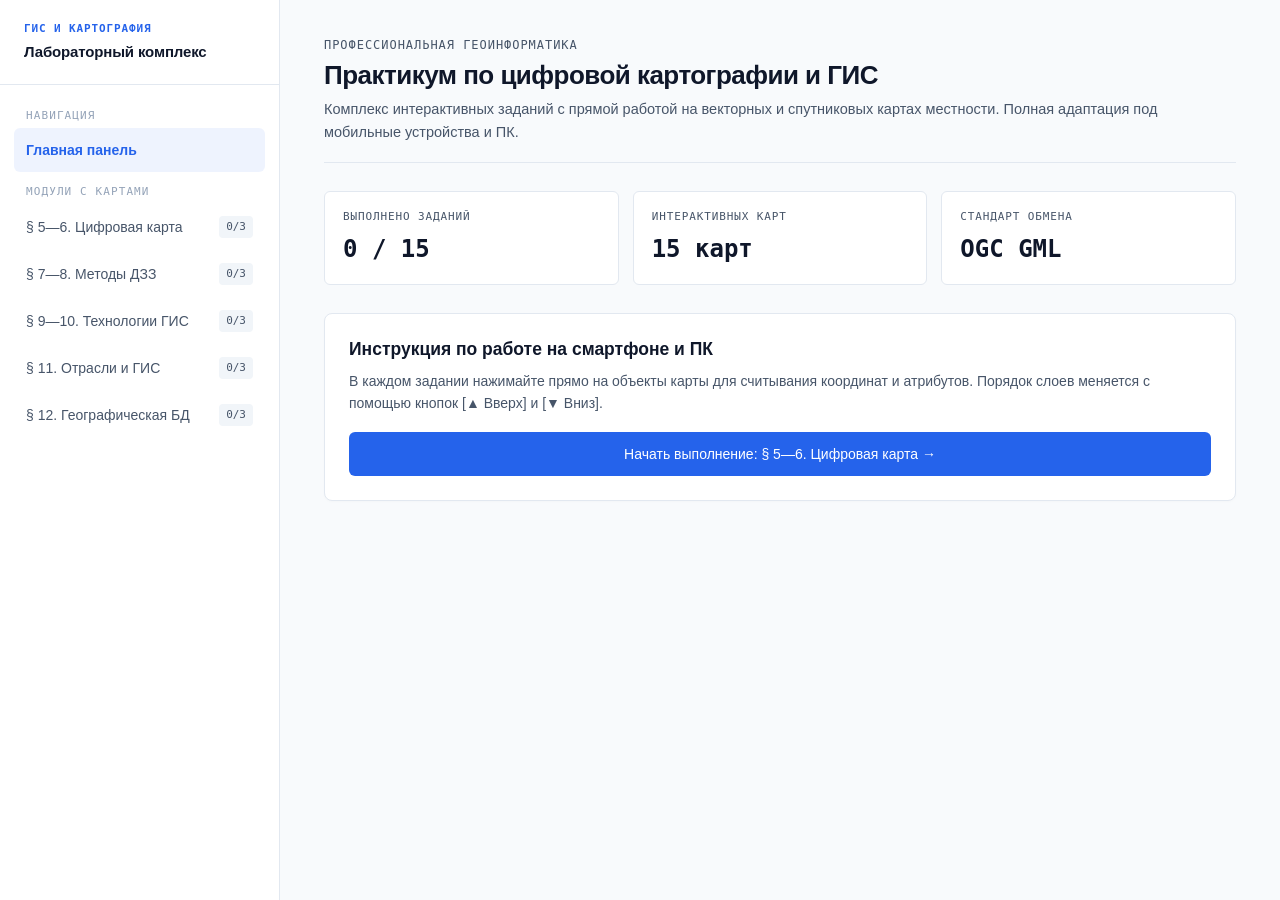
<file: index.html>
<!DOCTYPE html>
<html lang="ru">
<head>
  <meta charset="UTF-8">
  <meta name="viewport" content="width=device-width, initial-scale=1.0, maximum-scale=5.0">
  <title>ГИС и Картография — Лабораторный комплекс</title>
  <link rel="stylesheet" href="style.css">
</head>
<body>
  <!-- Mobile Header -->
  <header class="mobile-header">
    <button class="menu-toggle-btn" id="mobile_menu_toggle" aria-label="Открыть меню навигации">
      <svg width="20" height="20" viewBox="0 0 24 24" fill="none" stroke="currentColor" stroke-width="2" stroke-linecap="round"><line x1="3" y1="12" x2="21" y2="12"></line><line x1="3" y1="6" x2="21" y2="6"></line><line x1="3" y1="18" x2="21" y2="18"></line></svg>
    </button>
    <div class="mobile-header__title">ГИС и Картография</div>
    <span class="status-pill done" id="mobile_header_progress">0/15</span>
  </header>

  <div class="sidebar-backdrop" id="sidebar_backdrop"></div>

  <div class="app-shell">
    <aside class="sidebar" id="app_sidebar">
      <div class="sidebar__brand">
        <div>
          <div class="brand-badge">ГИС и Картография</div>
          <div class="brand-title">Лабораторный комплекс</div>
        </div>
        <button class="btn-icon" id="mobile_drawer_close" style="display: none;" aria-label="Закрыть меню">✕</button>
      </div>
      <nav class="sidebar__nav">
        <div class="nav-label">Навигация</div>
        <a href="index.html" class="nav-link active"><span>Главная панель</span></a>
        <div class="nav-label">Модули с картами</div>
        <a href="p5-6.html" class="nav-link">
          <span>§ 5—6. Цифровая карта</span>
          <span class="status-pill" id="badge_p5-6">0/3</span>
        </a>
        <a href="p7-8.html" class="nav-link">
          <span>§ 7—8. Методы ДЗЗ</span>
          <span class="status-pill" id="badge_p7-8">0/3</span>
        </a>
        <a href="p9-10.html" class="nav-link">
          <span>§ 9—10. Технологии ГИС</span>
          <span class="status-pill" id="badge_p9-10">0/3</span>
        </a>
        <a href="p11.html" class="nav-link">
          <span>§ 11. Отрасли и ГИС</span>
          <span class="status-pill" id="badge_p11">0/3</span>
        </a>
        <a href="p12.html" class="nav-link">
          <span>§ 12. Географическая БД</span>
          <span class="status-pill" id="badge_p12">0/3</span>
        </a>
      </nav>
    </aside>

    <main class="main-content">
      <header class="page-header">
        <div class="page-kicker">Профессиональная геоинформатика</div>
        <h1 class="page-title">Практикум по цифровой картографии и ГИС</h1>
        <p class="page-desc">
          Комплекс интерактивных заданий с прямой работой на векторных и спутниковых картах местности. Полная адаптация под мобильные устройства и ПК.
        </p>
      </header>

      <section class="stat-grid">
        <div class="stat-card">
          <div class="stat-card__label">Выполнено заданий</div>
          <div class="stat-card__val" id="stat_total_score">0 / 15</div>
        </div>
        <div class="stat-card">
          <div class="stat-card__label">Интерактивных карт</div>
          <div class="stat-card__val">15 карт</div>
        </div>
        <div class="stat-card">
          <div class="stat-card__label">Стандарт обмена</div>
          <div class="stat-card__val">OGC GML</div>
        </div>
      </section>

      <div class="task-card">
        <h2 class="task-title">Инструкция по работе на смартфоне и ПК</h2>
        <p class="task-desc">
          В каждом задании нажимайте прямо на объекты карты для считывания координат и атрибутов. Порядок слоев меняется с помощью кнопок [▲ Вверх] и [▼ Вниз].
        </p>
        <a href="p5-6.html" class="btn btn--primary" style="width: 100%;">Начать выполнение: § 5—6. Цифровая карта →</a>
      </div>
    </main>
  </div>
  <script src="app.js"></script>
</body>
</html>
</file>
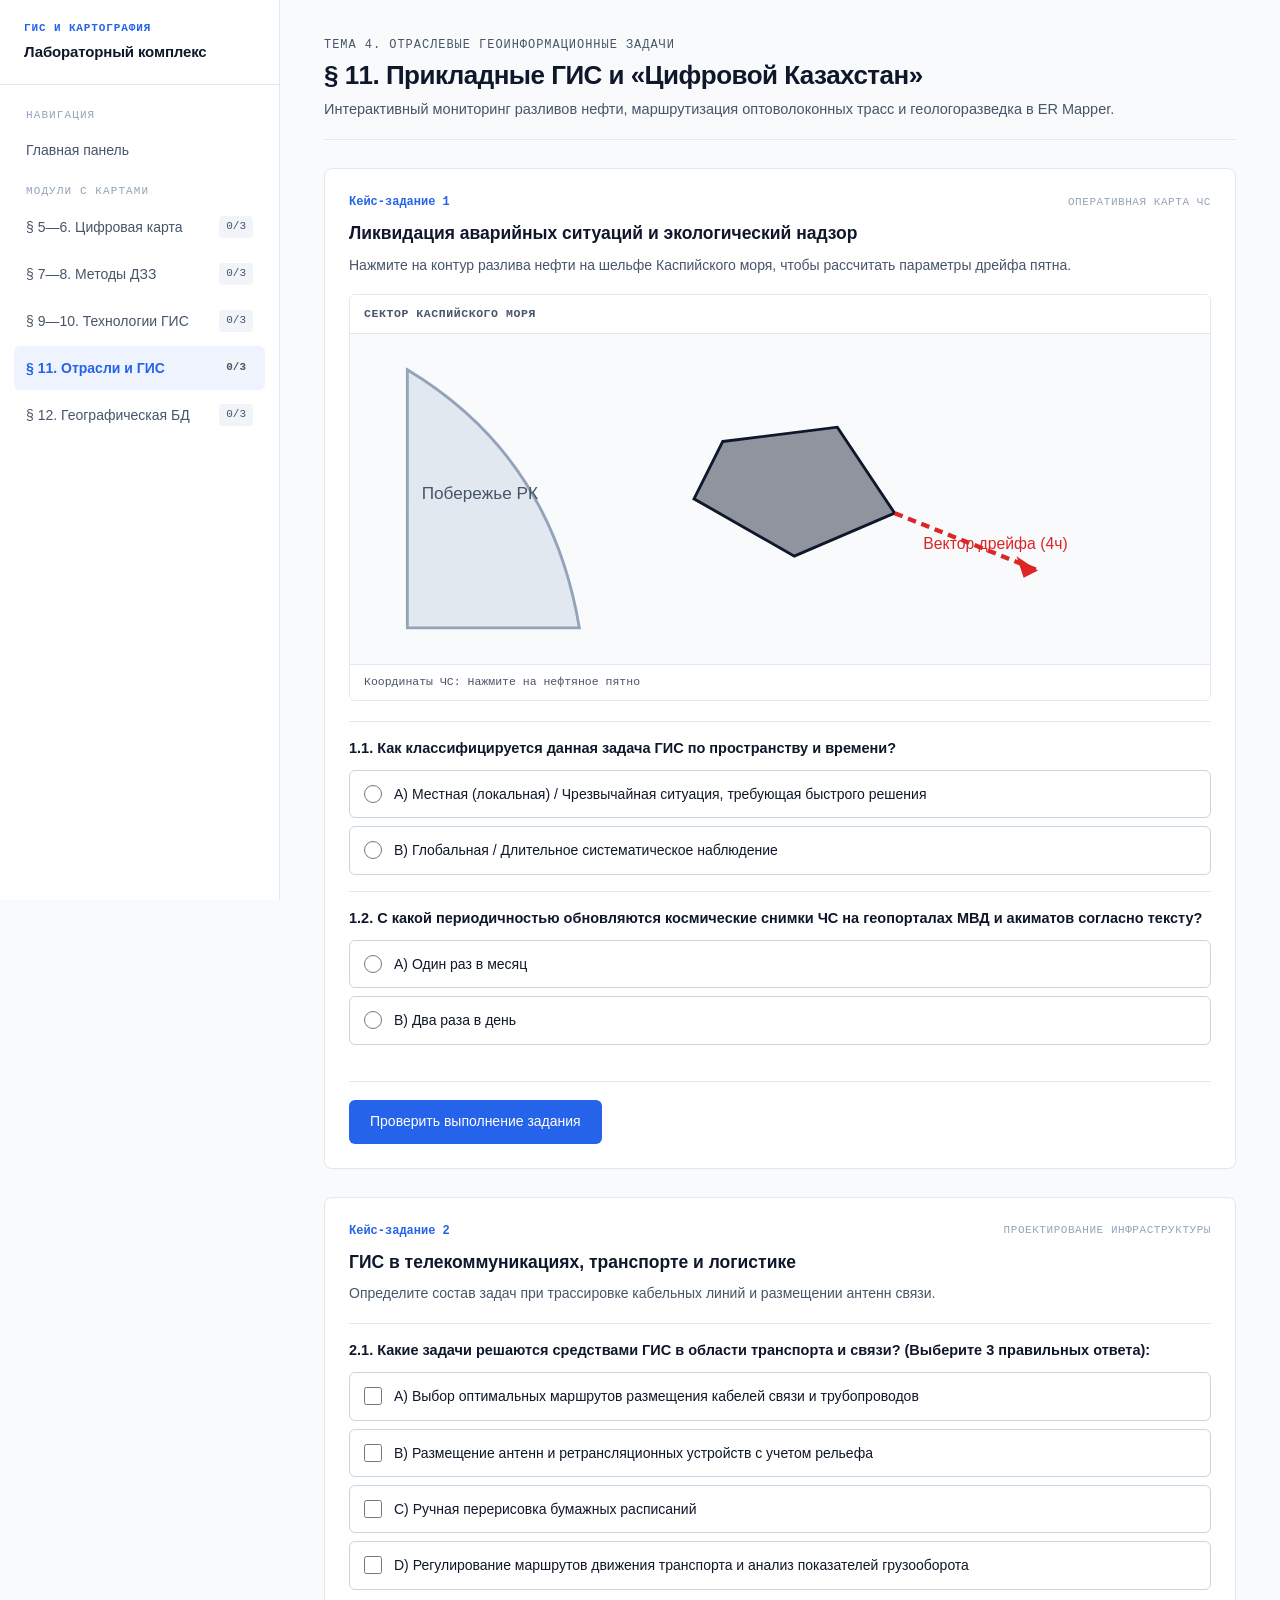
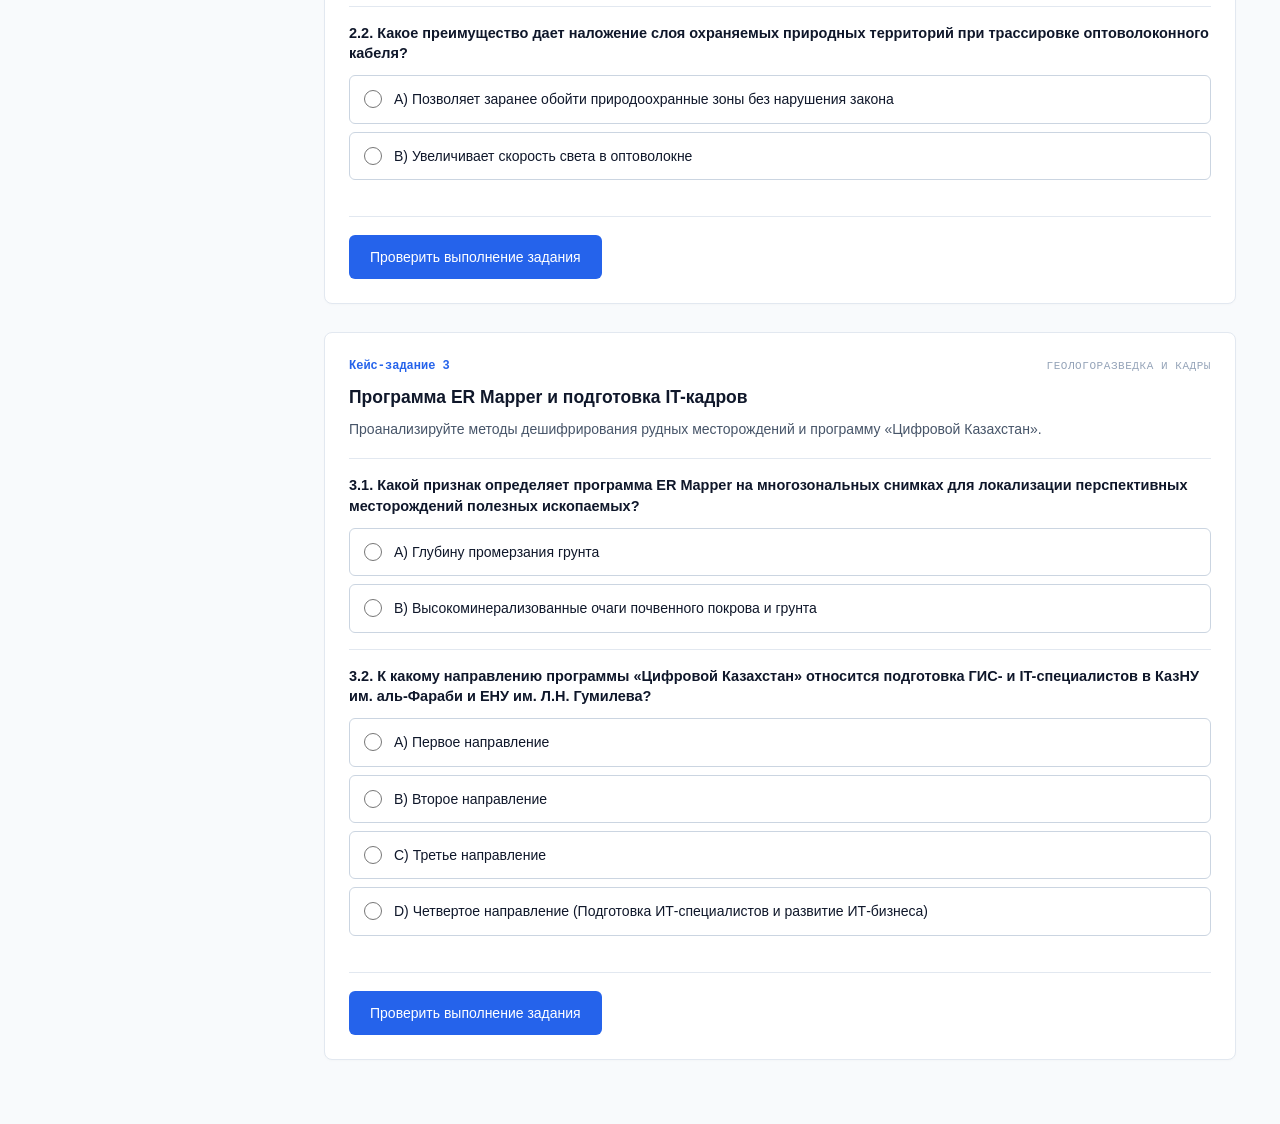
<file: p11.html>
<!DOCTYPE html>
<html lang="ru">
<head>
  <meta charset="UTF-8">
  <meta name="viewport" content="width=device-width, initial-scale=1.0, maximum-scale=5.0">
  <title>§ 11. Связь ГИС-технологий с другими отраслями</title>
  <link rel="stylesheet" href="style.css">
</head>
<body>
  <header class="mobile-header">
    <button class="menu-toggle-btn" id="mobile_menu_toggle" aria-label="Меню">
      <svg width="20" height="20" viewBox="0 0 24 24" fill="none" stroke="currentColor" stroke-width="2"><line x1="3" y1="12" x2="21" y2="12"></line><line x1="3" y1="6" x2="21" y2="6"></line><line x1="3" y1="18" x2="21" y2="18"></line></svg>
    </button>
    <div class="mobile-header__title">§ 11. Отрасли и ГИС</div>
    <span class="status-pill done" id="mobile_header_progress">0/15</span>
  </header>

  <div class="sidebar-backdrop" id="sidebar_backdrop"></div>

  <div class="app-shell">
    <aside class="sidebar" id="app_sidebar">
      <div class="sidebar__brand">
        <div>
          <div class="brand-badge">ГИС и Картография</div>
          <div class="brand-title">Лабораторный комплекс</div>
        </div>
      </div>
      <nav class="sidebar__nav">
        <div class="nav-label">Навигация</div>
        <a href="index.html" class="nav-link"><span>Главная панель</span></a>
        <div class="nav-label">Модули с картами</div>
        <a href="p5-6.html" class="nav-link">
          <span>§ 5—6. Цифровая карта</span>
          <span class="status-pill" id="badge_p5-6">0/3</span>
        </a>
        <a href="p7-8.html" class="nav-link">
          <span>§ 7—8. Методы ДЗЗ</span>
          <span class="status-pill" id="badge_p7-8">0/3</span>
        </a>
        <a href="p9-10.html" class="nav-link">
          <span>§ 9—10. Технологии ГИС</span>
          <span class="status-pill" id="badge_p9-10">0/3</span>
        </a>
        <a href="p11.html" class="nav-link active">
          <span>§ 11. Отрасли и ГИС</span>
          <span class="status-pill" id="badge_p11">0/3</span>
        </a>
        <a href="p12.html" class="nav-link">
          <span>§ 12. Географическая БД</span>
          <span class="status-pill" id="badge_p12">0/3</span>
        </a>
      </nav>
    </aside>

    <main class="main-content">
      <header class="page-header">
        <div class="page-kicker">Тема 4. Отраслевые геоинформационные задачи</div>
        <h1 class="page-title">§ 11. Прикладные ГИС и «Цифровой Казахстан»</h1>
        <p class="page-desc">Интерактивный мониторинг разливов нефти, маршрутизация оптоволоконных трасс и геологоразведка в ER Mapper.</p>
      </header>

      <!-- TASK 1 -->
      <article class="task-card">
        <div class="task-card__meta">
          <span class="task-num">Кейс-задание 1</span>
          <span class="task-type">Оперативная карта ЧС</span>
        </div>
        <h2 class="task-title">Ликвидация аварийных ситуаций и экологический надзор</h2>
        <p class="task-desc">Нажмите на контур разлива нефти на шельфе Каспийского моря, чтобы рассчитать параметры дрейфа пятна.</p>

        <div class="map-workspace">
          <div class="map-toolbar">
            <span class="map-toolbar__title">Сектор Каспийского моря</span>
          </div>
          <div class="map-svg-container">
            <svg class="map-svg" viewBox="0 0 600 220">
              <path d="M 40,20 Q 140,80 160,200 L 40,200 Z" fill="#E2E8F0" stroke="#94A3B8" stroke-width="2"/>
              <text x="50" y="110" font-family="sans-serif" font-size="12" fill="#475569">Побережье РК</text>
              <polygon class="map-feature" points="260,70 340,60 380,120 310,150 240,110" fill="rgba(15, 23, 42, 0.45)" stroke="#0F172A" stroke-width="2"
                       data-name="Нефтяное пятно" data-geom="Полигон" data-coords="X: 51.20, Y: 46.85" data-attrs="Площадь = 14.2 км2; Дрейф: 2.1 узла, направление СВ; Время: 08:30"/>
              <line x1="380" y1="120" x2="480" y2="160" stroke="#DC2626" stroke-width="3" stroke-dasharray="6,4"/>
              <polygon points="480,160 465,150 470,165" fill="#DC2626"/>
              <text x="400" y="145" font-family="sans-serif" font-size="11" fill="#DC2626">Вектор дрейфа (4ч)</text>
            </svg>
          </div>
          <div class="map-status-bar">
            <span>Координаты ЧС: <code class="map-coord-display">Нажмите на нефтяное пятно</code></span>
          </div>
          <div class="map-inspector"></div>
        </div>

        <div class="sub-question">
          <div class="sub-question__label">1.1. Как классифицируется данная задача ГИС по пространству и времени?</div>
          <div class="choice-group">
            <label class="choice-label"><input type="radio" name="t_p11_1_q1" value="A"><span>A) Местная (локальная) / Чрезвычайная ситуация, требующая быстрого решения</span></label>
            <label class="choice-label"><input type="radio" name="t_p11_1_q1" value="B"><span>B) Глобальная / Длительное систематическое наблюдение</span></label>
          </div>
        </div>

        <div class="sub-question">
          <div class="sub-question__label">1.2. С какой периодичностью обновляются космические снимки ЧС на геопорталах МВД и акиматов согласно тексту?</div>
          <div class="choice-group">
            <label class="choice-label"><input type="radio" name="t_p11_1_q2" value="A"><span>A) Один раз в месяц</span></label>
            <label class="choice-label"><input type="radio" name="t_p11_1_q2" value="B"><span>B) Два раза в день</span></label>
          </div>
        </div>

        <div class="task-actions">
          <button class="btn btn--primary" data-task-submit="t_p11_1">Проверить выполнение задания</button>
        </div>
        <div class="feedback-banner" id="feedback_t_p11_1"></div>
      </article>

      <!-- TASK 2 -->
      <article class="task-card">
        <div class="task-card__meta">
          <span class="task-num">Кейс-задание 2</span>
          <span class="task-type">Проектирование инфраструктуры</span>
        </div>
        <h2 class="task-title">ГИС в телекоммуникациях, транспорте и логистике</h2>
        <p class="task-desc">Определите состав задач при трассировке кабельных линий и размещении антенн связи.</p>

        <div class="sub-question">
          <div class="sub-question__label">2.1. Какие задачи решаются средствами ГИС в области транспорта и связи? (Выберите 3 правильных ответа):</div>
          <div class="choice-group">
            <label class="choice-label"><input type="checkbox" name="t_p11_2_q1" value="A"><span>A) Выбор оптимальных маршрутов размещения кабелей связи и трубопроводов</span></label>
            <label class="choice-label"><input type="checkbox" name="t_p11_2_q1" value="B"><span>B) Размещение антенн и ретрансляционных устройств с учетом рельефа</span></label>
            <label class="choice-label"><input type="checkbox" name="t_p11_2_q1" value="C"><span>C) Ручная перерисовка бумажных расписаний</span></label>
            <label class="choice-label"><input type="checkbox" name="t_p11_2_q1" value="D"><span>D) Регулирование маршрутов движения транспорта и анализ показателей грузооборота</span></label>
          </div>
        </div>

        <div class="sub-question">
          <div class="sub-question__label">2.2. Какое преимущество дает наложение слоя охраняемых природных территорий при трассировке оптоволоконного кабеля?</div>
          <div class="choice-group">
            <label class="choice-label"><input type="radio" name="t_p11_2_q2" value="A"><span>A) Позволяет заранее обойти природоохранные зоны без нарушения закона</span></label>
            <label class="choice-label"><input type="radio" name="t_p11_2_q2" value="B"><span>B) Увеличивает скорость света в оптоволокне</span></label>
          </div>
        </div>

        <div class="task-actions">
          <button class="btn btn--primary" data-task-submit="t_p11_2">Проверить выполнение задания</button>
        </div>
        <div class="feedback-banner" id="feedback_t_p11_2"></div>
      </article>

      <!-- TASK 3 -->
      <article class="task-card">
        <div class="task-card__meta">
          <span class="task-num">Кейс-задание 3</span>
          <span class="task-type">Геологоразведка и кадры</span>
        </div>
        <h2 class="task-title">Программа ER Mapper и подготовка IT-кадров</h2>
        <p class="task-desc">Проанализируйте методы дешифрирования рудных месторождений и программу «Цифровой Казахстан».</p>

        <div class="sub-question">
          <div class="sub-question__label">3.1. Какой признак определяет программа ER Mapper на многозональных снимках для локализации перспективных месторождений полезных ископаемых?</div>
          <div class="choice-group">
            <label class="choice-label"><input type="radio" name="t_p11_3_q1" value="A"><span>A) Глубину промерзания грунта</span></label>
            <label class="choice-label"><input type="radio" name="t_p11_3_q1" value="B"><span>B) Высокоминерализованные очаги почвенного покрова и грунта</span></label>
          </div>
        </div>

        <div class="sub-question">
          <div class="sub-question__label">3.2. К какому направлению программы «Цифровой Казахстан» относится подготовка ГИС- и IT-специалистов в КазНУ им. аль-Фараби и ЕНУ им. Л.Н. Гумилева?</div>
          <div class="choice-group">
            <label class="choice-label"><input type="radio" name="t_p11_3_q2" value="A"><span>A) Первое направление</span></label>
            <label class="choice-label"><input type="radio" name="t_p11_3_q2" value="B"><span>B) Второе направление</span></label>
            <label class="choice-label"><input type="radio" name="t_p11_3_q2" value="C"><span>C) Третье направление</span></label>
            <label class="choice-label"><input type="radio" name="t_p11_3_q2" value="D"><span>D) Четвертое направление (Подготовка ИТ-специалистов и развитие ИТ-бизнеса)</span></label>
          </div>
        </div>

        <div class="task-actions">
          <button class="btn btn--primary" data-task-submit="t_p11_3">Проверить выполнение задания</button>
        </div>
        <div class="feedback-banner" id="feedback_t_p11_3"></div>
      </article>
    </main>
  </div>
  <script src="app.js"></script>
</body>
</html>
</file>
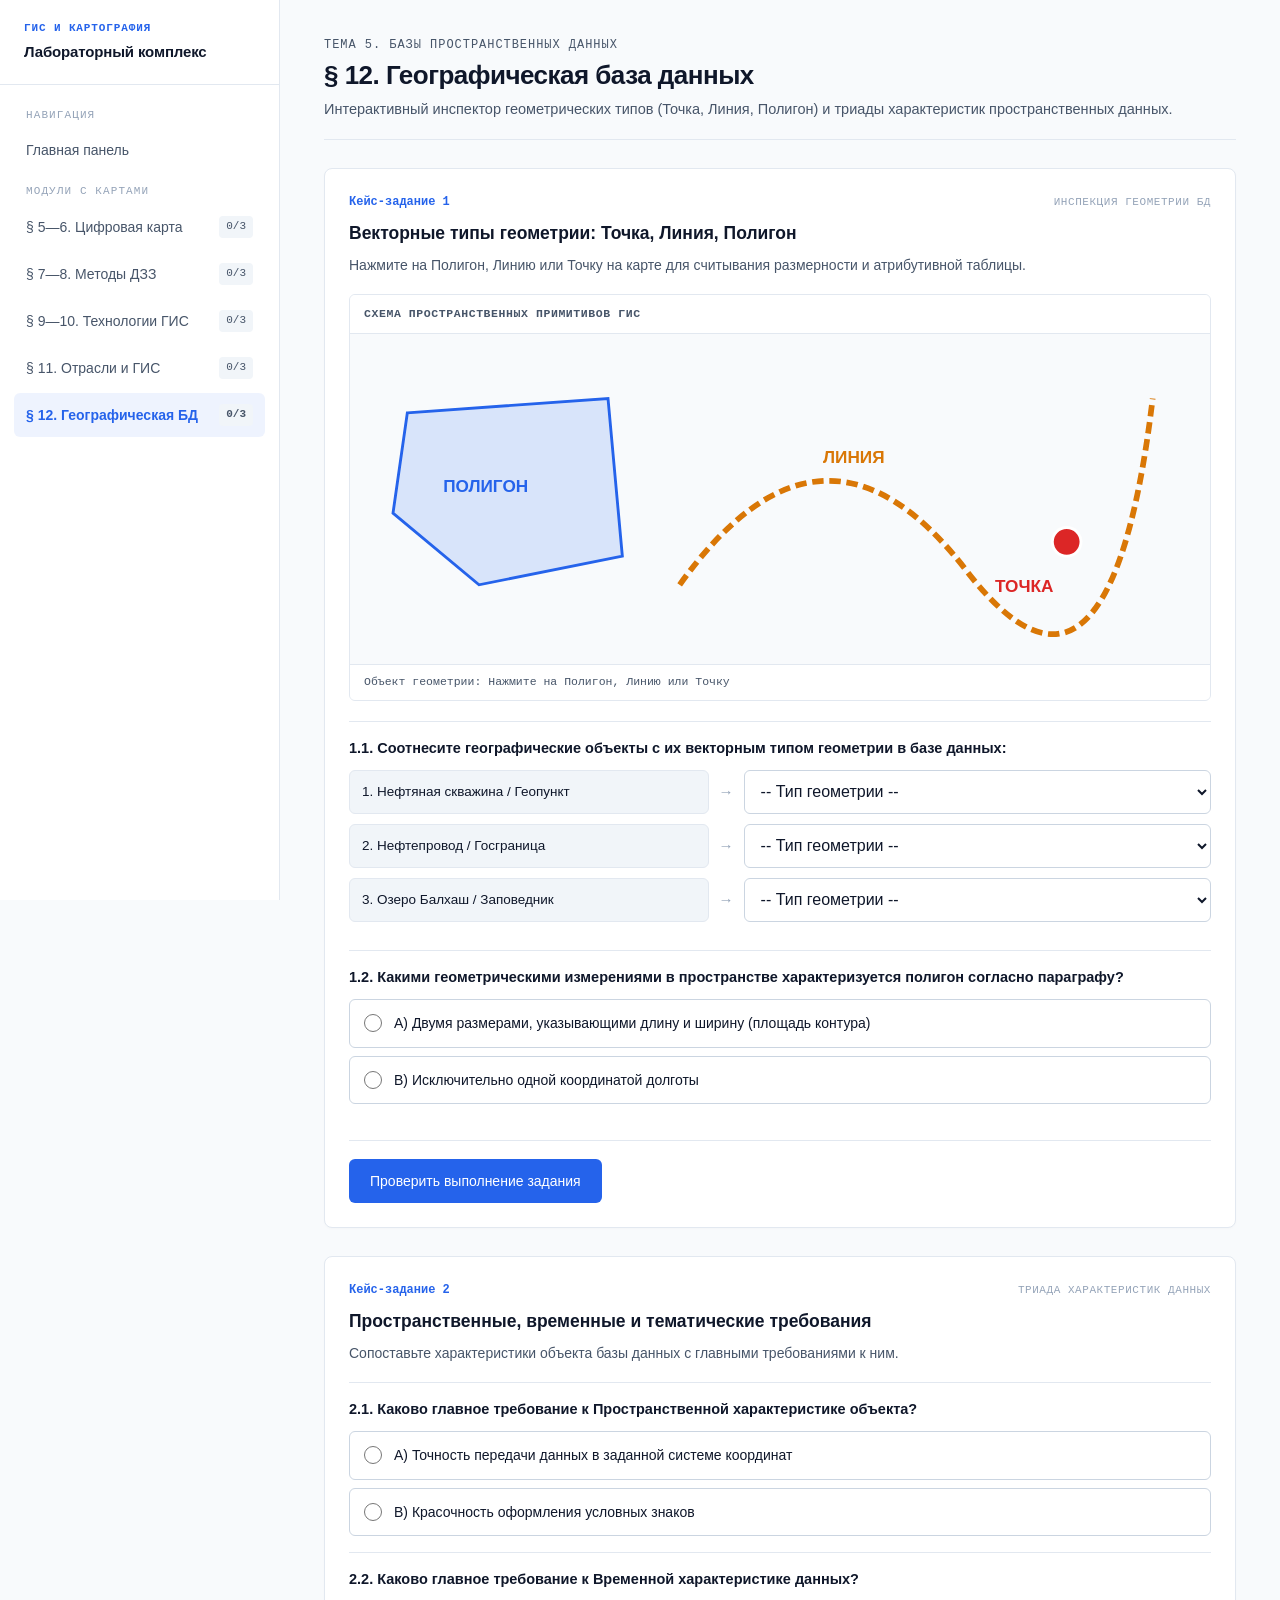
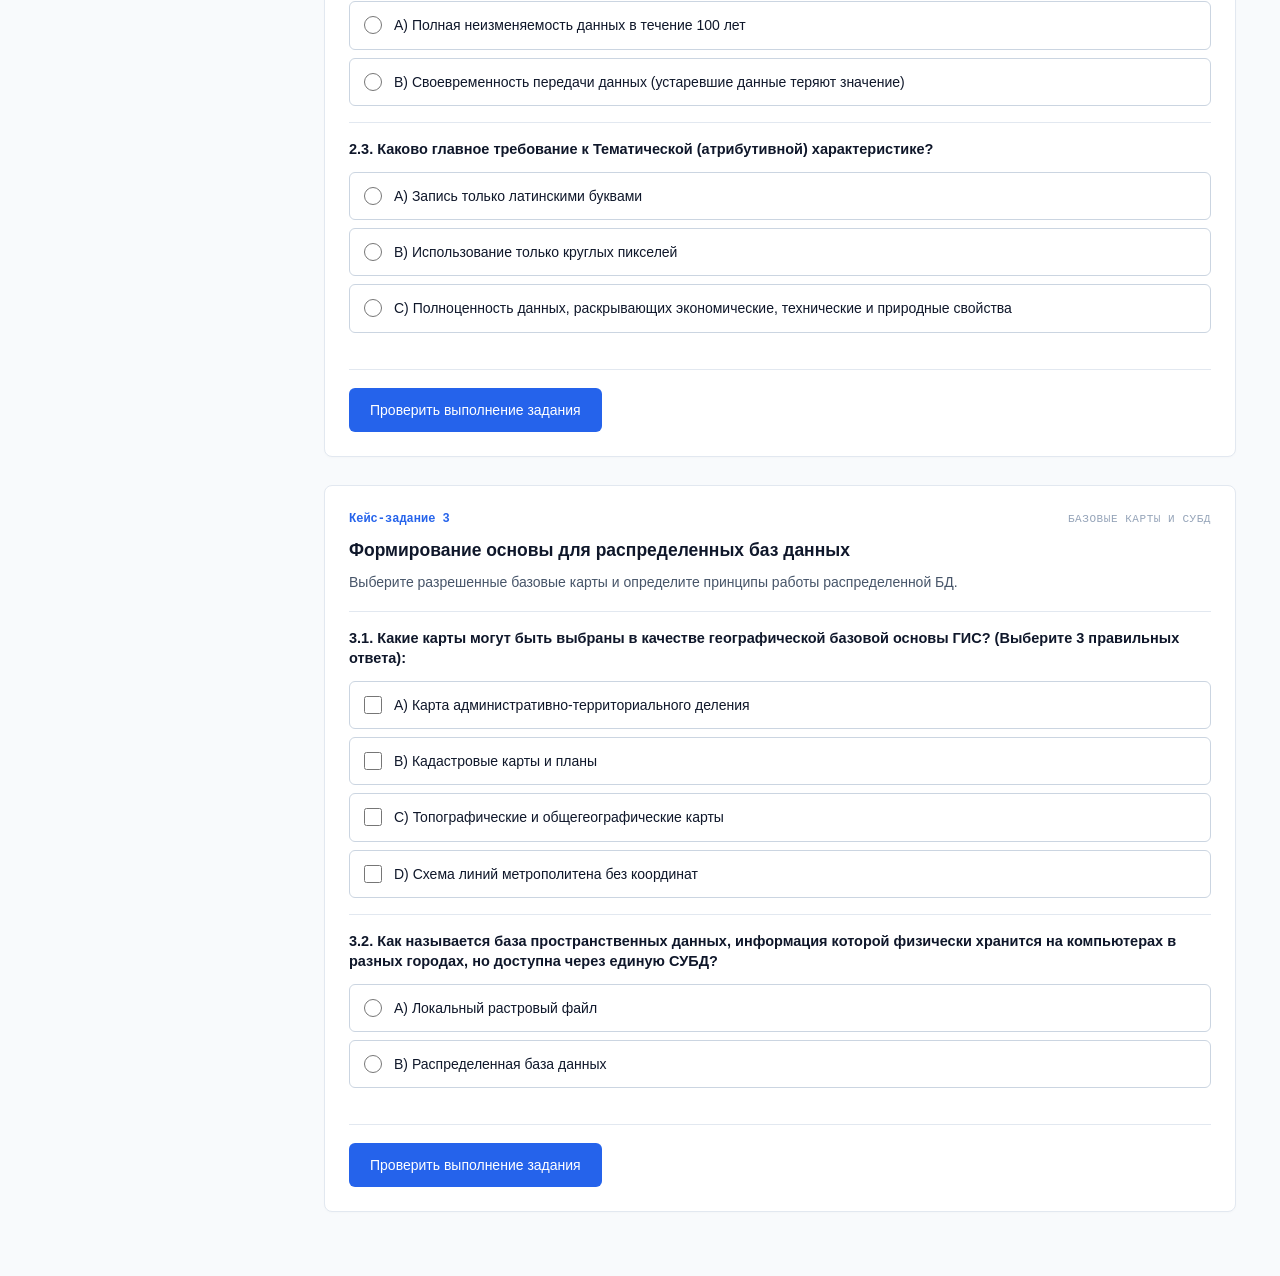
<file: p12.html>
<!DOCTYPE html>
<html lang="ru">
<head>
  <meta charset="UTF-8">
  <meta name="viewport" content="width=device-width, initial-scale=1.0, maximum-scale=5.0">
  <title>§ 12. Географическая база данных</title>
  <link rel="stylesheet" href="style.css">
</head>
<body>
  <header class="mobile-header">
    <button class="menu-toggle-btn" id="mobile_menu_toggle" aria-label="Меню">
      <svg width="20" height="20" viewBox="0 0 24 24" fill="none" stroke="currentColor" stroke-width="2"><line x1="3" y1="12" x2="21" y2="12"></line><line x1="3" y1="6" x2="21" y2="6"></line><line x1="3" y1="18" x2="21" y2="18"></line></svg>
    </button>
    <div class="mobile-header__title">§ 12. Географическая БД</div>
    <span class="status-pill done" id="mobile_header_progress">0/15</span>
  </header>

  <div class="sidebar-backdrop" id="sidebar_backdrop"></div>

  <div class="app-shell">
    <aside class="sidebar" id="app_sidebar">
      <div class="sidebar__brand">
        <div>
          <div class="brand-badge">ГИС и Картография</div>
          <div class="brand-title">Лабораторный комплекс</div>
        </div>
      </div>
      <nav class="sidebar__nav">
        <div class="nav-label">Навигация</div>
        <a href="index.html" class="nav-link"><span>Главная панель</span></a>
        <div class="nav-label">Модули с картами</div>
        <a href="p5-6.html" class="nav-link">
          <span>§ 5—6. Цифровая карта</span>
          <span class="status-pill" id="badge_p5-6">0/3</span>
        </a>
        <a href="p7-8.html" class="nav-link">
          <span>§ 7—8. Методы ДЗЗ</span>
          <span class="status-pill" id="badge_p7-8">0/3</span>
        </a>
        <a href="p9-10.html" class="nav-link">
          <span>§ 9—10. Технологии ГИС</span>
          <span class="status-pill" id="badge_p9-10">0/3</span>
        </a>
        <a href="p11.html" class="nav-link">
          <span>§ 11. Отрасли и ГИС</span>
          <span class="status-pill" id="badge_p11">0/3</span>
        </a>
        <a href="p12.html" class="nav-link active">
          <span>§ 12. Географическая БД</span>
          <span class="status-pill" id="badge_p12">0/3</span>
        </a>
      </nav>
    </aside>

    <main class="main-content">
      <header class="page-header">
        <div class="page-kicker">Тема 5. Базы пространственных данных</div>
        <h1 class="page-title">§ 12. Географическая база данных</h1>
        <p class="page-desc">Интерактивный инспектор геометрических типов (Точка, Линия, Полигон) и триады характеристик пространственных данных.</p>
      </header>

      <!-- TASK 1 -->
      <article class="task-card">
        <div class="task-card__meta">
          <span class="task-num">Кейс-задание 1</span>
          <span class="task-type">Инспекция геометрии БД</span>
        </div>
        <h2 class="task-title">Векторные типы геометрии: Точка, Линия, Полигон</h2>
        <p class="task-desc">Нажмите на Полигон, Линию или Точку на карте для считывания размерности и атрибутивной таблицы.</p>

        <div class="map-workspace">
          <div class="map-toolbar">
            <span class="map-toolbar__title">Схема пространственных примитивов ГИС</span>
          </div>
          <div class="map-svg-container">
            <svg class="map-svg" viewBox="0 0 600 220">
              <polygon class="map-feature" points="40,50 180,40 190,150 90,170 30,120" fill="rgba(37, 99, 235, 0.15)" stroke="#2563EB" stroke-width="2"
                       data-name="Озеро Балхаш" data-geom="Полигон (2D)" data-coords="X: 75.12, Y: 46.50" data-attrs="Размерность: 2D (длина + ширина); S = 18 200 км2"/>
              <text x="65" y="105" font-family="sans-serif" font-size="12" fill="#2563EB" font-weight="600">ПОЛИГОН</text>

              <path class="map-feature" d="M 230,170 Q 330,30 430,160 T 560,40" fill="none" stroke="#D97706" stroke-width="4" stroke-dasharray="8,4"
                    data-name="Нефтепровод" data-geom="Линия (1D)" data-coords="L = 1230 км" data-attrs="Размерность: 1D (только длина); Транзитный коридор"/>
              <text x="330" y="85" font-family="sans-serif" font-size="12" fill="#D97706" font-weight="600">ЛИНИЯ</text>

              <circle class="map-feature" cx="500" cy="140" r="10" fill="#DC2626" stroke="#FFFFFF" stroke-width="2"
                      data-name="Скважина №42" data-geom="Точка (0D)" data-coords="X: 79.42, Y: 43.18" data-attrs="Размерность: 0D (координаты X, Y); Дебит = 45 т/сут"/>
              <text x="450" y="175" font-family="sans-serif" font-size="12" fill="#DC2626" font-weight="600">ТОЧКА</text>
            </svg>
          </div>
          <div class="map-status-bar">
            <span>Объект геометрии: <code class="map-coord-display">Нажмите на Полигон, Линию или Точку</code></span>
          </div>
          <div class="map-inspector"></div>
        </div>

        <div class="sub-question">
          <div class="sub-question__label">1.1. Соотнесите географические объекты с их векторным типом геометрии в базе данных:</div>
          <div class="match-grid">
            <div class="match-source">1. Нефтяная скважина / Геопункт</div>
            <div class="match-arrow">→</div>
            <div>
              <select class="select-control" id="match_t_p12_1_q1_1">
                <option value="">-- Тип геометрии --</option>
                <option value="A">Полигон (замкнутый контур с площадью)</option>
                <option value="B">Точка (координаты X, Y: широта и долгота)</option>
                <option value="C">Линия (характеризуется только длиной)</option>
              </select>
            </div>
            <div class="match-source">2. Нефтепровод / Госграница</div>
            <div class="match-arrow">→</div>
            <div>
              <select class="select-control" id="match_t_p12_1_q1_2">
                <option value="">-- Тип геометрии --</option>
                <option value="A">Полигон (замкнутый контур с площадью)</option>
                <option value="B">Точка (координаты X, Y: широта и долгота)</option>
                <option value="C">Линия (характеризуется только длиной)</option>
              </select>
            </div>
            <div class="match-source">3. Озеро Балхаш / Заповедник</div>
            <div class="match-arrow">→</div>
            <div>
              <select class="select-control" id="match_t_p12_1_q1_3">
                <option value="">-- Тип геометрии --</option>
                <option value="A">Полигон (замкнутый контур с площадью)</option>
                <option value="B">Точка (координаты X, Y: широта и долгота)</option>
                <option value="C">Линия (характеризуется только длиной)</option>
              </select>
            </div>
          </div>
        </div>

        <div class="sub-question">
          <div class="sub-question__label">1.2. Какими геометрическими измерениями в пространстве характеризуется полигон согласно параграфу?</div>
          <div class="choice-group">
            <label class="choice-label"><input type="radio" name="t_p12_1_q2" value="A"><span>A) Двумя размерами, указывающими длину и ширину (площадь контура)</span></label>
            <label class="choice-label"><input type="radio" name="t_p12_1_q2" value="B"><span>B) Исключительно одной координатой долготы</span></label>
          </div>
        </div>

        <div class="task-actions">
          <button class="btn btn--primary" data-task-submit="t_p12_1">Проверить выполнение задания</button>
        </div>
        <div class="feedback-banner" id="feedback_t_p12_1"></div>
      </article>

      <!-- TASK 2 -->
      <article class="task-card">
        <div class="task-card__meta">
          <span class="task-num">Кейс-задание 2</span>
          <span class="task-type">Триада характеристик данных</span>
        </div>
        <h2 class="task-title">Пространственные, временные и тематические требования</h2>
        <p class="task-desc">Сопоставьте характеристики объекта базы данных с главными требованиями к ним.</p>

        <div class="sub-question">
          <div class="sub-question__label">2.1. Каково главное требование к Пространственной характеристике объекта?</div>
          <div class="choice-group">
            <label class="choice-label"><input type="radio" name="t_p12_2_q1" value="A"><span>A) Точность передачи данных в заданной системе координат</span></label>
            <label class="choice-label"><input type="radio" name="t_p12_2_q1" value="B"><span>B) Красочность оформления условных знаков</span></label>
          </div>
        </div>

        <div class="sub-question">
          <div class="sub-question__label">2.2. Каково главное требование к Временной характеристике данных?</div>
          <div class="choice-group">
            <label class="choice-label"><input type="radio" name="t_p12_2_q2" value="A"><span>A) Полная неизменяемость данных в течение 100 лет</span></label>
            <label class="choice-label"><input type="radio" name="t_p12_2_q2" value="B"><span>B) Своевременность передачи данных (устаревшие данные теряют значение)</span></label>
          </div>
        </div>

        <div class="sub-question">
          <div class="sub-question__label">2.3. Каково главное требование к Тематической (атрибутивной) характеристике?</div>
          <div class="choice-group">
            <label class="choice-label"><input type="radio" name="t_p12_2_q3" value="A"><span>A) Запись только латинскими буквами</span></label>
            <label class="choice-label"><input type="radio" name="t_p12_2_q3" value="B"><span>B) Использование только круглых пикселей</span></label>
            <label class="choice-label"><input type="radio" name="t_p12_2_q3" value="C"><span>C) Полноценность данных, раскрывающих экономические, технические и природные свойства</span></label>
          </div>
        </div>

        <div class="task-actions">
          <button class="btn btn--primary" data-task-submit="t_p12_2">Проверить выполнение задания</button>
        </div>
        <div class="feedback-banner" id="feedback_t_p12_2"></div>
      </article>

      <!-- TASK 3 -->
      <article class="task-card">
        <div class="task-card__meta">
          <span class="task-num">Кейс-задание 3</span>
          <span class="task-type">Базовые карты и СУБД</span>
        </div>
        <h2 class="task-title">Формирование основы для распределенных баз данных</h2>
        <p class="task-desc">Выберите разрешенные базовые карты и определите принципы работы распределенной БД.</p>

        <div class="sub-question">
          <div class="sub-question__label">3.1. Какие карты могут быть выбраны в качестве географической базовой основы ГИС? (Выберите 3 правильных ответа):</div>
          <div class="choice-group">
            <label class="choice-label"><input type="checkbox" name="t_p12_3_q1" value="A"><span>A) Карта административно-территориального деления</span></label>
            <label class="choice-label"><input type="checkbox" name="t_p12_3_q1" value="B"><span>B) Кадастровые карты и планы</span></label>
            <label class="choice-label"><input type="checkbox" name="t_p12_3_q1" value="C"><span>C) Топографические и общегеографические карты</span></label>
            <label class="choice-label"><input type="checkbox" name="t_p12_3_q1" value="D"><span>D) Схема линий метрополитена без координат</span></label>
          </div>
        </div>

        <div class="sub-question">
          <div class="sub-question__label">3.2. Как называется база пространственных данных, информация которой физически хранится на компьютерах в разных городах, но доступна через единую СУБД?</div>
          <div class="choice-group">
            <label class="choice-label"><input type="radio" name="t_p12_3_q2" value="A"><span>A) Локальный растровый файл</span></label>
            <label class="choice-label"><input type="radio" name="t_p12_3_q2" value="B"><span>B) Распределенная база данных</span></label>
          </div>
        </div>

        <div class="task-actions">
          <button class="btn btn--primary" data-task-submit="t_p12_3">Проверить выполнение задания</button>
        </div>
        <div class="feedback-banner" id="feedback_t_p12_3"></div>
      </article>
    </main>
  </div>
  <script src="app.js"></script>
</body>
</html>
</file>
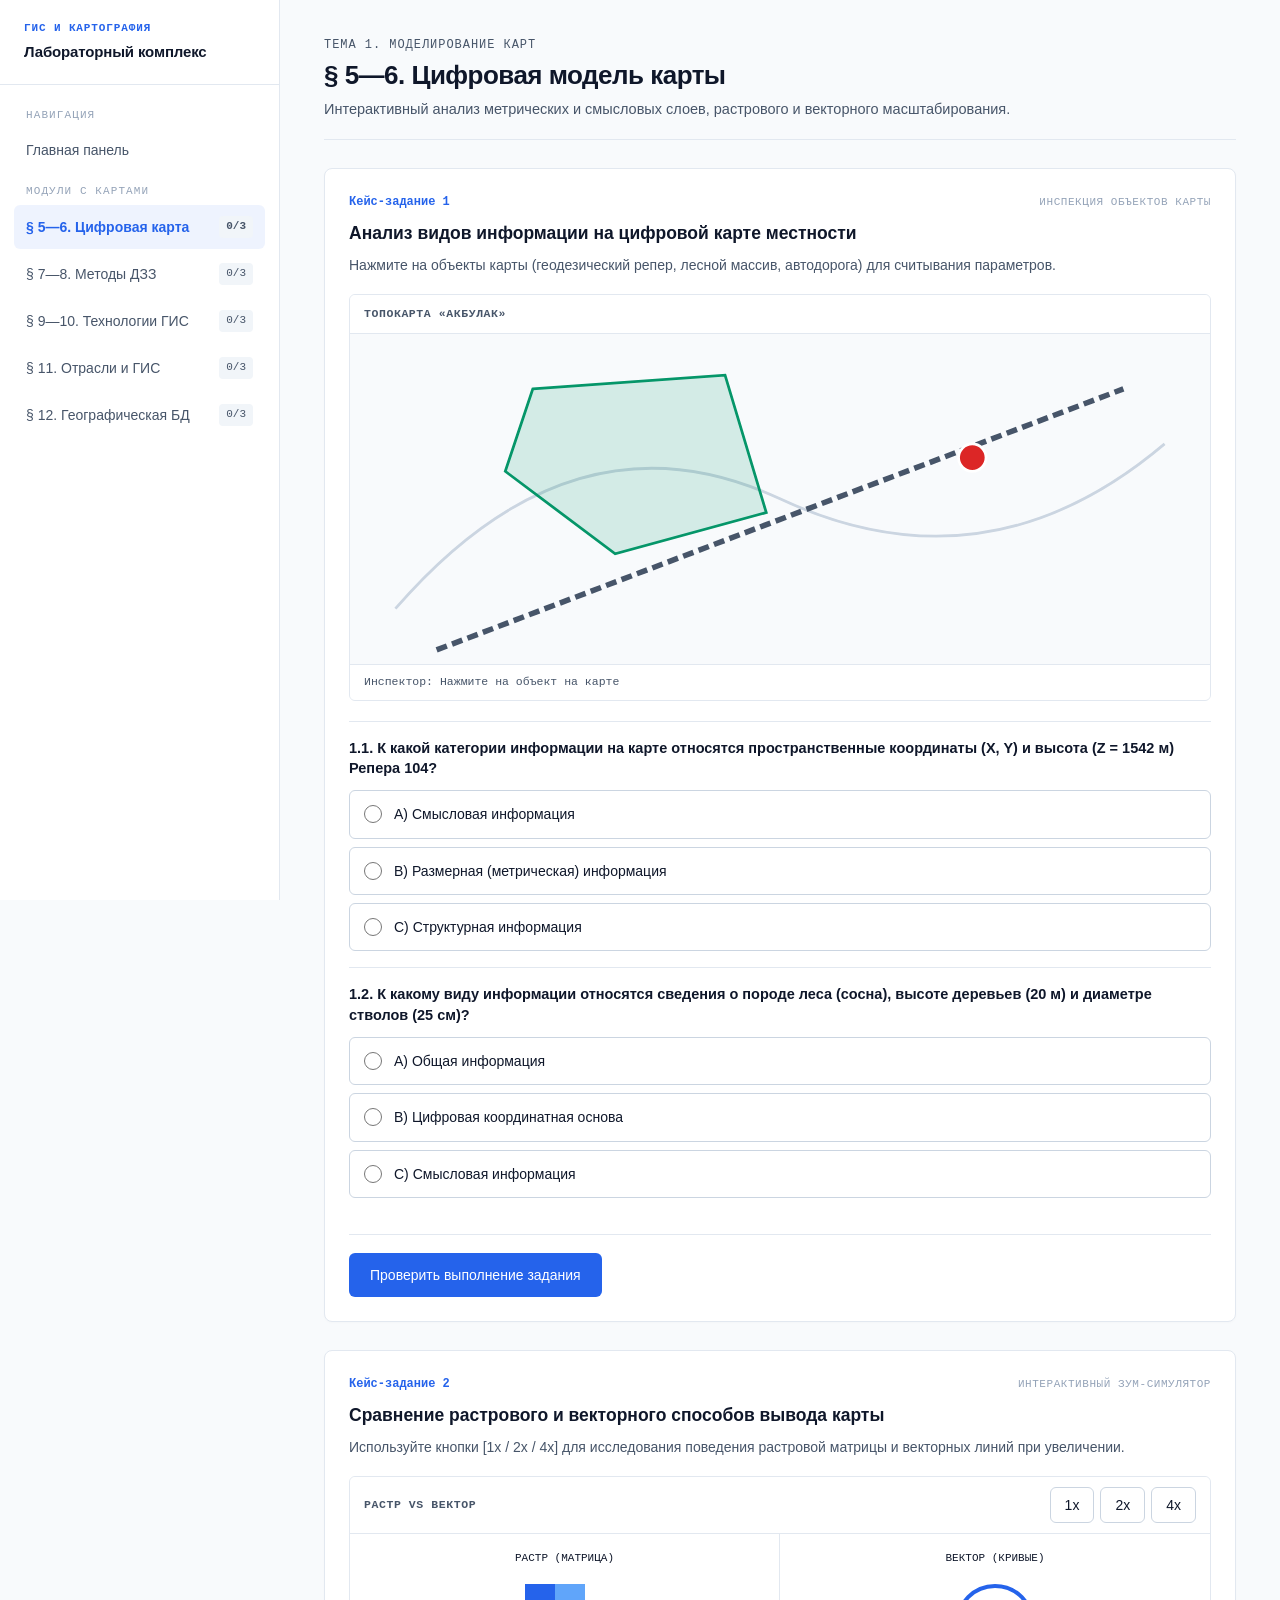
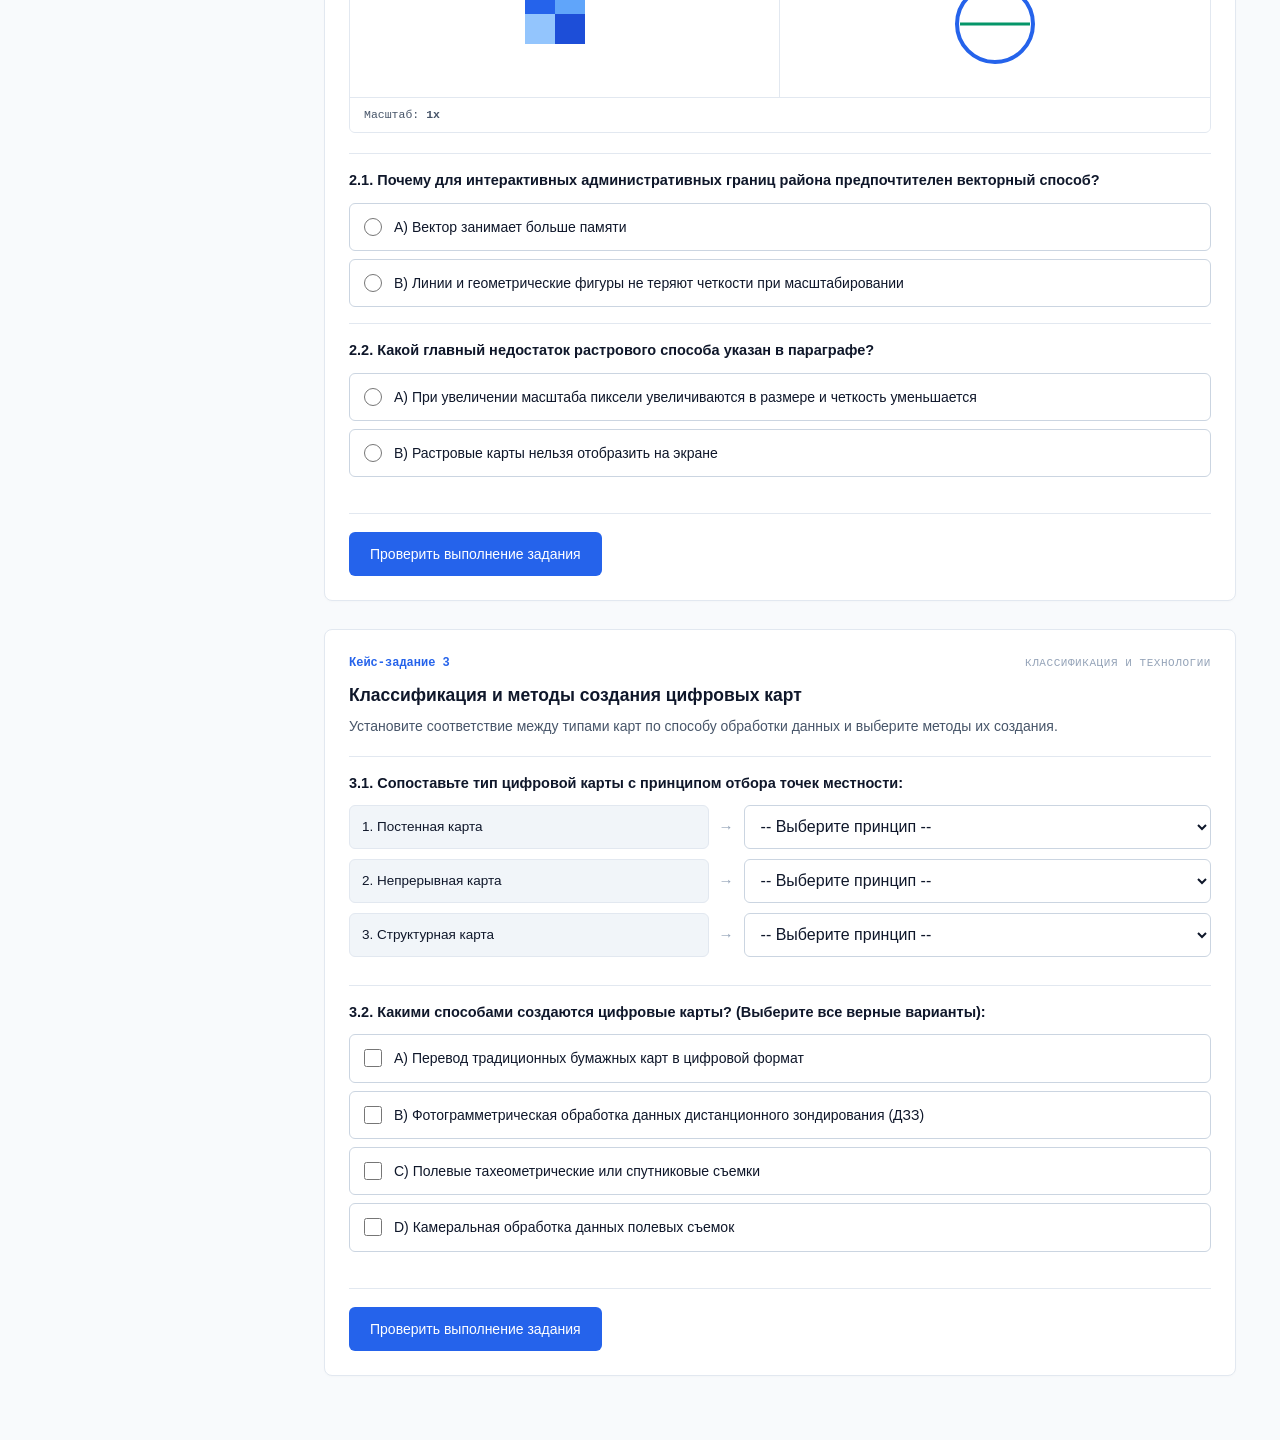
<file: p5-6.html>
<!DOCTYPE html>
<html lang="ru">
<head>
  <meta charset="UTF-8">
  <meta name="viewport" content="width=device-width, initial-scale=1.0, maximum-scale=5.0">
  <title>§ 5—6. Цифровая модель карты</title>
  <link rel="stylesheet" href="style.css">
</head>
<body>
  <header class="mobile-header">
    <button class="menu-toggle-btn" id="mobile_menu_toggle" aria-label="Меню">
      <svg width="20" height="20" viewBox="0 0 24 24" fill="none" stroke="currentColor" stroke-width="2"><line x1="3" y1="12" x2="21" y2="12"></line><line x1="3" y1="6" x2="21" y2="6"></line><line x1="3" y1="18" x2="21" y2="18"></line></svg>
    </button>
    <div class="mobile-header__title">§ 5—6. Цифровая карта</div>
    <span class="status-pill done" id="mobile_header_progress">0/15</span>
  </header>

  <div class="sidebar-backdrop" id="sidebar_backdrop"></div>

  <div class="app-shell">
    <aside class="sidebar" id="app_sidebar">
      <div class="sidebar__brand">
        <div>
          <div class="brand-badge">ГИС и Картография</div>
          <div class="brand-title">Лабораторный комплекс</div>
        </div>
      </div>
      <nav class="sidebar__nav">
        <div class="nav-label">Навигация</div>
        <a href="index.html" class="nav-link"><span>Главная панель</span></a>
        <div class="nav-label">Модули с картами</div>
        <a href="p5-6.html" class="nav-link active">
          <span>§ 5—6. Цифровая карта</span>
          <span class="status-pill" id="badge_p5-6">0/3</span>
        </a>
        <a href="p7-8.html" class="nav-link">
          <span>§ 7—8. Методы ДЗЗ</span>
          <span class="status-pill" id="badge_p7-8">0/3</span>
        </a>
        <a href="p9-10.html" class="nav-link">
          <span>§ 9—10. Технологии ГИС</span>
          <span class="status-pill" id="badge_p9-10">0/3</span>
        </a>
        <a href="p11.html" class="nav-link">
          <span>§ 11. Отрасли и ГИС</span>
          <span class="status-pill" id="badge_p11">0/3</span>
        </a>
        <a href="p12.html" class="nav-link">
          <span>§ 12. Географическая БД</span>
          <span class="status-pill" id="badge_p12">0/3</span>
        </a>
      </nav>
    </aside>

    <main class="main-content">
      <header class="page-header">
        <div class="page-kicker">Тема 1. Моделирование карт</div>
        <h1 class="page-title">§ 5—6. Цифровая модель карты</h1>
        <p class="page-desc">Интерактивный анализ метрических и смысловых слоев, растрового и векторного масштабирования.</p>
      </header>

      <!-- TASK 1 -->
      <article class="task-card">
        <div class="task-card__meta">
          <span class="task-num">Кейс-задание 1</span>
          <span class="task-type">Инспекция объектов карты</span>
        </div>
        <h2 class="task-title">Анализ видов информации на цифровой карте местности</h2>
        <p class="task-desc">Нажмите на объекты карты (геодезический репер, лесной массив, автодорога) для считывания параметров.</p>

        <div class="map-workspace">
          <div class="map-toolbar">
            <span class="map-toolbar__title">Топокарта «Акбулак»</span>
          </div>
          <div class="map-svg-container">
            <svg class="map-svg" viewBox="0 0 600 240">
              <path d="M 20 200 Q 150 50 300 120 T 580 80" fill="none" stroke="#CBD5E1" stroke-width="2"/>
              <polygon class="map-feature" points="120,40 260,30 290,130 180,160 100,100" fill="rgba(5, 150, 105, 0.15)" stroke="#059669" stroke-width="2"
                       data-name="Лесной массив (Выдел 14)" data-geom="Полигон" data-coords="X: 68.324, Y: 49.812" data-attrs="Порода: Сосна; H = 20м; D = 25см; Возраст: 50 лет"/>
              <line class="map-feature" x1="50" y1="230" x2="550" y2="40" stroke="#475569" stroke-width="4" stroke-dasharray="8,4"
                    data-name="Лесовозная автодорога" data-geom="Линейный" data-coords="L = 14.8 км" data-attrs="Ширина полотна = 6м; Покрытие = гравий"/>
              <circle class="map-feature" cx="440" cy="90" r="10" fill="#DC2626" stroke="#FFFFFF" stroke-width="2"
                      data-name="Геодезический пункт (Репер 104)" data-geom="Точечный" data-coords="X: 68.3912, Y: 49.8450, Z = 1542.0 м" data-attrs="Отметка рельефа = 1542.0 м над ур. моря"/>
            </svg>
          </div>
          <div class="map-status-bar">
            <span>Инспектор: <code class="map-coord-display">Нажмите на объект на карте</code></span>
          </div>
          <div class="map-inspector"></div>
        </div>

        <div class="sub-question">
          <div class="sub-question__label">1.1. К какой категории информации на карте относятся пространственные координаты (X, Y) и высота (Z = 1542 м) Репера 104?</div>
          <div class="choice-group">
            <label class="choice-label"><input type="radio" name="t_p5-6_1_q1" value="A"><span>A) Смысловая информация</span></label>
            <label class="choice-label"><input type="radio" name="t_p5-6_1_q1" value="B"><span>B) Размерная (метрическая) информация</span></label>
            <label class="choice-label"><input type="radio" name="t_p5-6_1_q1" value="C"><span>C) Структурная информация</span></label>
          </div>
        </div>

        <div class="sub-question">
          <div class="sub-question__label">1.2. К какому виду информации относятся сведения о породе леса (сосна), высоте деревьев (20 м) и диаметре стволов (25 см)?</div>
          <div class="choice-group">
            <label class="choice-label"><input type="radio" name="t_p5-6_1_q2" value="A"><span>A) Общая информация</span></label>
            <label class="choice-label"><input type="radio" name="t_p5-6_1_q2" value="B"><span>B) Цифровая координатная основа</span></label>
            <label class="choice-label"><input type="radio" name="t_p5-6_1_q2" value="C"><span>C) Смысловая информация</span></label>
          </div>
        </div>

        <div class="task-actions">
          <button class="btn btn--primary" data-task-submit="t_p5-6_1">Проверить выполнение задания</button>
        </div>
        <div class="feedback-banner" id="feedback_t_p5-6_1"></div>
      </article>

      <!-- TASK 2 -->
      <article class="task-card">
        <div class="task-card__meta">
          <span class="task-num">Кейс-задание 2</span>
          <span class="task-type">Интерактивный зум-симулятор</span>
        </div>
        <h2 class="task-title">Сравнение растрового и векторного способов вывода карты</h2>
        <p class="task-desc">Используйте кнопки [1x / 2x / 4x] для исследования поведения растровой матрицы и векторных линий при увеличении.</p>

        <div class="map-workspace">
          <div class="map-toolbar">
            <span class="map-toolbar__title">Растр vs Вектор</span>
            <div class="map-toolbar__actions">
              <button class="btn btn--secondary" style="min-height: 36px; padding: 0 14px;" onclick="setMapZoom(1)">1x</button>
              <button class="btn btn--secondary" style="min-height: 36px; padding: 0 14px;" onclick="setMapZoom(2)">2x</button>
              <button class="btn btn--secondary" style="min-height: 36px; padding: 0 14px;" onclick="setMapZoom(4)">4x</button>
            </div>
          </div>
          <div style="display: grid; grid-template-columns: 1fr 1fr; background: #FFF; overflow: hidden;">
            <div style="padding: 16px; border-right: 1px solid var(--hairline); text-align: center;">
              <div style="font-family: var(--font-mono); font-size: 11px; margin-bottom: 6px;">РАСТР (МАТРИЦА)</div>
              <svg id="raster_canvas_demo" style="width: 100px; height: 100px; transition: transform 200ms ease, filter 200ms ease;" viewBox="0 0 10 10">
                <rect x="1" y="1" width="3" height="3" fill="#2563EB"/>
                <rect x="4" y="1" width="3" height="3" fill="#60A5FA"/>
                <rect x="1" y="4" width="3" height="3" fill="#93C5FD"/>
                <rect x="4" y="4" width="3" height="3" fill="#1D4ED8"/>
              </svg>
            </div>
            <div style="padding: 16px; text-align: center;">
              <div style="font-family: var(--font-mono); font-size: 11px; margin-bottom: 6px;">ВЕКТОР (КРИВЫЕ)</div>
              <svg id="vector_canvas_demo" style="width: 100px; height: 100px; transition: transform 200ms ease;" viewBox="0 0 100 100">
                <circle cx="50" cy="50" r="38" fill="none" stroke="#2563EB" stroke-width="4"/>
                <line x1="15" y1="50" x2="85" y2="50" stroke="#059669" stroke-width="3"/>
              </svg>
            </div>
          </div>
          <div class="map-status-bar">
            <span>Масштаб: <strong id="zoom_level_label">1x</strong></span>
          </div>
        </div>

        <div class="sub-question">
          <div class="sub-question__label">2.1. Почему для интерактивных административных границ района предпочтителен векторный способ?</div>
          <div class="choice-group">
            <label class="choice-label"><input type="radio" name="t_p5-6_2_q1" value="A"><span>A) Вектор занимает больше памяти</span></label>
            <label class="choice-label"><input type="radio" name="t_p5-6_2_q1" value="B"><span>B) Линии и геометрические фигуры не теряют четкости при масштабировании</span></label>
          </div>
        </div>

        <div class="sub-question">
          <div class="sub-question__label">2.2. Какой главный недостаток растрового способа указан в параграфе?</div>
          <div class="choice-group">
            <label class="choice-label"><input type="radio" name="t_p5-6_2_q2" value="A"><span>A) При увеличении масштаба пиксели увеличиваются в размере и четкость уменьшается</span></label>
            <label class="choice-label"><input type="radio" name="t_p5-6_2_q2" value="B"><span>B) Растровые карты нельзя отобразить на экране</span></label>
          </div>
        </div>

        <div class="task-actions">
          <button class="btn btn--primary" data-task-submit="t_p5-6_2">Проверить выполнение задания</button>
        </div>
        <div class="feedback-banner" id="feedback_t_p5-6_2"></div>
      </article>

      <!-- TASK 3 -->
      <article class="task-card">
        <div class="task-card__meta">
          <span class="task-num">Кейс-задание 3</span>
          <span class="task-type">Классификация и технологии</span>
        </div>
        <h2 class="task-title">Классификация и методы создания цифровых карт</h2>
        <p class="task-desc">Установите соответствие между типами карт по способу обработки данных и выберите методы их создания.</p>

        <div class="sub-question">
          <div class="sub-question__label">3.1. Сопоставьте тип цифровой карты с принципом отбора точек местности:</div>
          <div class="match-grid">
            <div class="match-source">1. Постенная карта</div>
            <div class="match-arrow">→</div>
            <div>
              <select class="select-control" id="match_t_p5-6_3_q1_1">
                <option value="">-- Выберите принцип --</option>
                <option value="A">Точки выделяются с учетом их частоты и плотности</option>
                <option value="B">Указывают количественные и качественные характеристики объектов</option>
                <option value="C">Точки определяют средний уровень рельефа местности</option>
              </select>
            </div>
            <div class="match-source">2. Непрерывная карта</div>
            <div class="match-arrow">→</div>
            <div>
              <select class="select-control" id="match_t_p5-6_3_q1_2">
                <option value="">-- Выберите принцип --</option>
                <option value="A">Точки выделяются с учетом их частоты и плотности</option>
                <option value="B">Указывают количественные и качественные характеристики объектов</option>
                <option value="C">Точки определяют средний уровень рельефа местности</option>
              </select>
            </div>
            <div class="match-source">3. Структурная карта</div>
            <div class="match-arrow">→</div>
            <div>
              <select class="select-control" id="match_t_p5-6_3_q1_3">
                <option value="">-- Выберите принцип --</option>
                <option value="A">Точки выделяются с учетом их частоты и плотности</option>
                <option value="B">Указывают количественные и качественные характеристики объектов</option>
                <option value="C">Точки определяют средний уровень рельефа местности</option>
              </select>
            </div>
          </div>
        </div>

        <div class="sub-question">
          <div class="sub-question__label">3.2. Какими способами создаются цифровые карты? (Выберите все верные варианты):</div>
          <div class="choice-group">
            <label class="choice-label"><input type="checkbox" name="t_p5-6_3_q2" value="A"><span>A) Перевод традиционных бумажных карт в цифровой формат</span></label>
            <label class="choice-label"><input type="checkbox" name="t_p5-6_3_q2" value="B"><span>B) Фотограмметрическая обработка данных дистанционного зондирования (ДЗЗ)</span></label>
            <label class="choice-label"><input type="checkbox" name="t_p5-6_3_q2" value="C"><span>C) Полевые тахеометрические или спутниковые съемки</span></label>
            <label class="choice-label"><input type="checkbox" name="t_p5-6_3_q2" value="D"><span>D) Камеральная обработка данных полевых съемок</span></label>
          </div>
        </div>

        <div class="task-actions">
          <button class="btn btn--primary" data-task-submit="t_p5-6_3">Проверить выполнение задания</button>
        </div>
        <div class="feedback-banner" id="feedback_t_p5-6_3"></div>
      </article>
    </main>
  </div>
  <script src="app.js"></script>
</body>
</html>
</file>
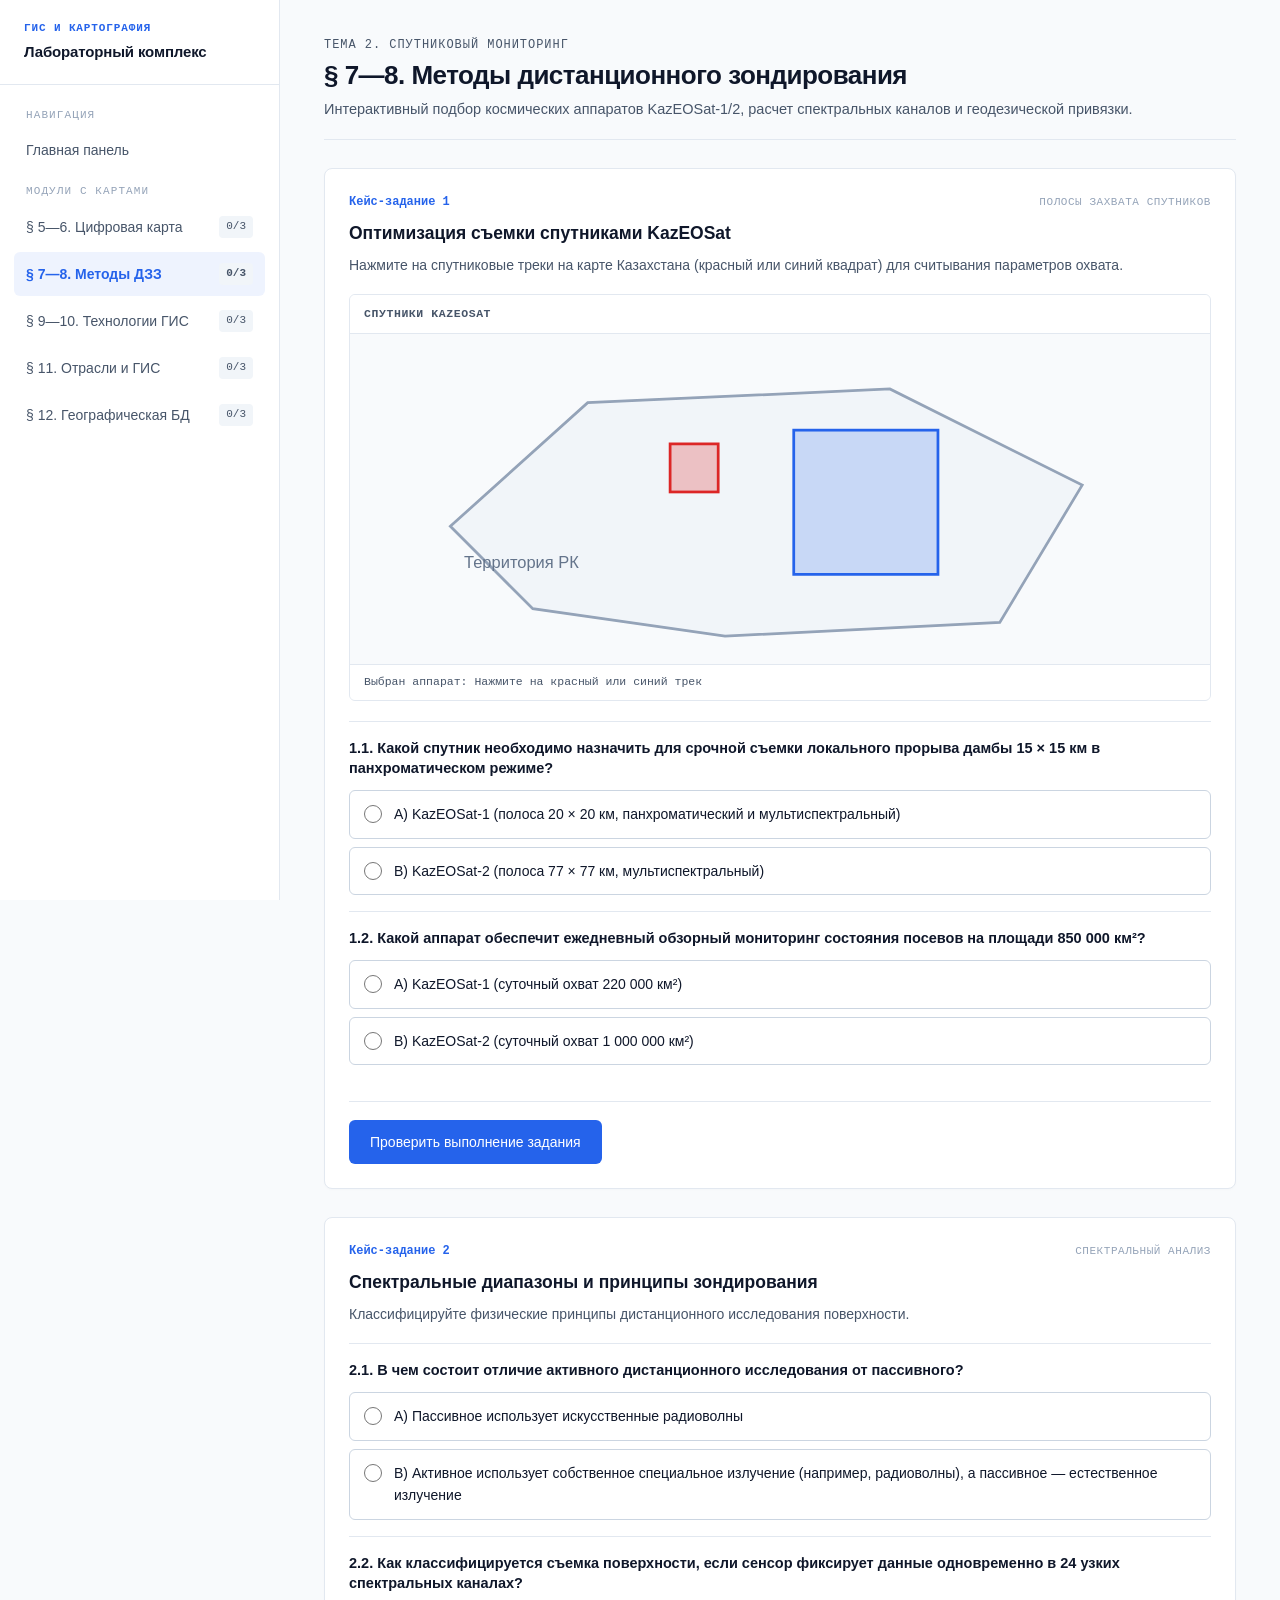
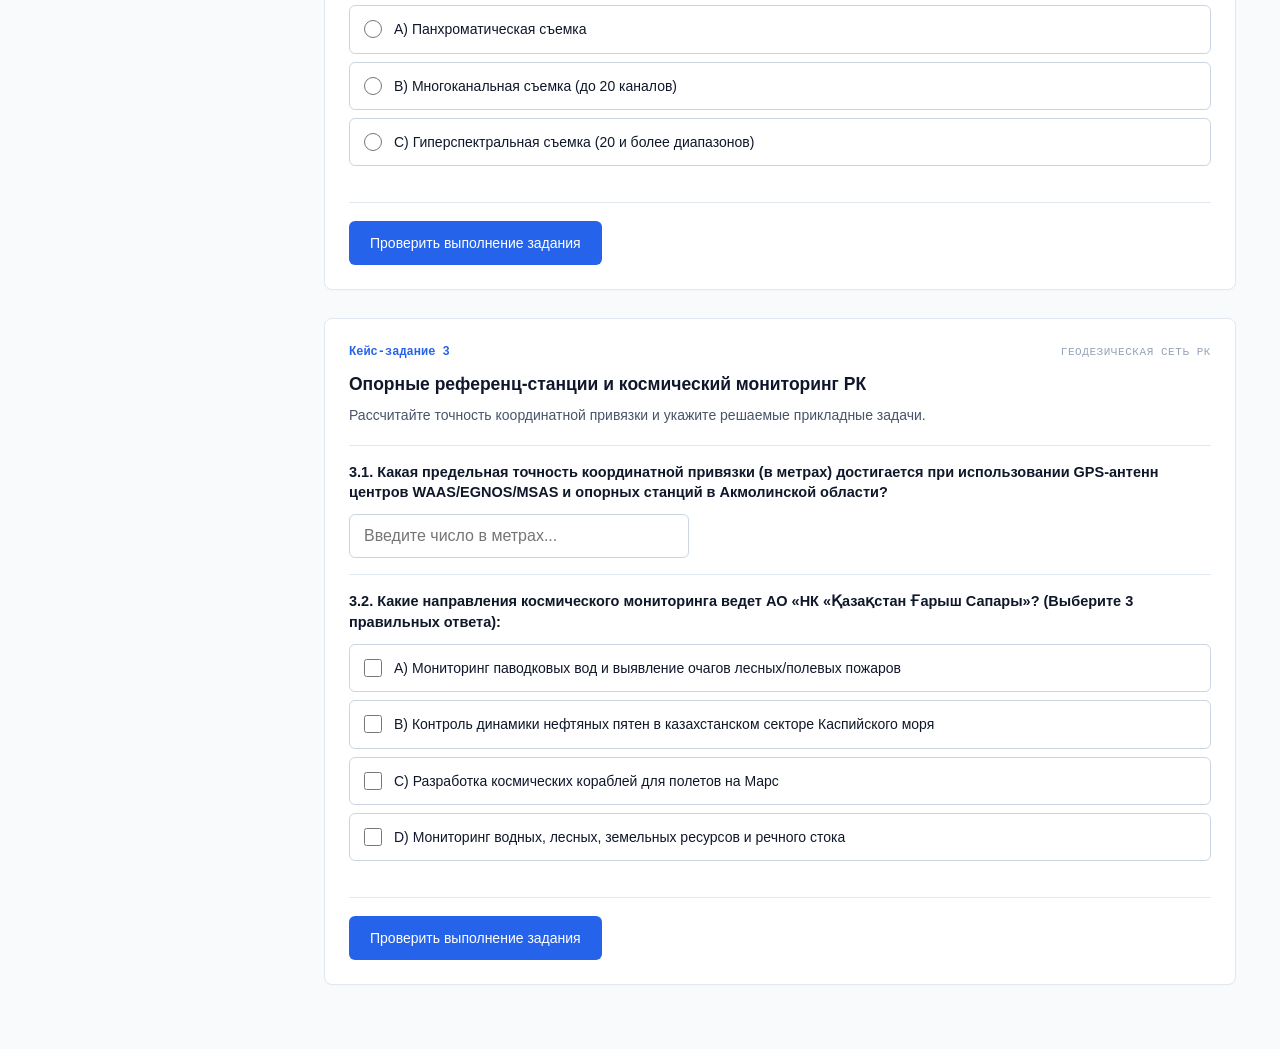
<file: p7-8.html>
<!DOCTYPE html>
<html lang="ru">
<head>
  <meta charset="UTF-8">
  <meta name="viewport" content="width=device-width, initial-scale=1.0, maximum-scale=5.0">
  <title>§ 7—8. Методы дистанционного зондирования</title>
  <link rel="stylesheet" href="style.css">
</head>
<body>
  <header class="mobile-header">
    <button class="menu-toggle-btn" id="mobile_menu_toggle" aria-label="Меню">
      <svg width="20" height="20" viewBox="0 0 24 24" fill="none" stroke="currentColor" stroke-width="2"><line x1="3" y1="12" x2="21" y2="12"></line><line x1="3" y1="6" x2="21" y2="6"></line><line x1="3" y1="18" x2="21" y2="18"></line></svg>
    </button>
    <div class="mobile-header__title">§ 7—8. Методы ДЗЗ</div>
    <span class="status-pill done" id="mobile_header_progress">0/15</span>
  </header>

  <div class="sidebar-backdrop" id="sidebar_backdrop"></div>

  <div class="app-shell">
    <aside class="sidebar" id="app_sidebar">
      <div class="sidebar__brand">
        <div>
          <div class="brand-badge">ГИС и Картография</div>
          <div class="brand-title">Лабораторный комплекс</div>
        </div>
      </div>
      <nav class="sidebar__nav">
        <div class="nav-label">Навигация</div>
        <a href="index.html" class="nav-link"><span>Главная панель</span></a>
        <div class="nav-label">Модули с картами</div>
        <a href="p5-6.html" class="nav-link">
          <span>§ 5—6. Цифровая карта</span>
          <span class="status-pill" id="badge_p5-6">0/3</span>
        </a>
        <a href="p7-8.html" class="nav-link active">
          <span>§ 7—8. Методы ДЗЗ</span>
          <span class="status-pill" id="badge_p7-8">0/3</span>
        </a>
        <a href="p9-10.html" class="nav-link">
          <span>§ 9—10. Технологии ГИС</span>
          <span class="status-pill" id="badge_p9-10">0/3</span>
        </a>
        <a href="p11.html" class="nav-link">
          <span>§ 11. Отрасли и ГИС</span>
          <span class="status-pill" id="badge_p11">0/3</span>
        </a>
        <a href="p12.html" class="nav-link">
          <span>§ 12. Географическая БД</span>
          <span class="status-pill" id="badge_p12">0/3</span>
        </a>
      </nav>
    </aside>

    <main class="main-content">
      <header class="page-header">
        <div class="page-kicker">Тема 2. Спутниковый мониторинг</div>
        <h1 class="page-title">§ 7—8. Методы дистанционного зондирования</h1>
        <p class="page-desc">Интерактивный подбор космических аппаратов KazEOSat-1/2, расчет спектральных каналов и геодезической привязки.</p>
      </header>

      <!-- TASK 1 -->
      <article class="task-card">
        <div class="task-card__meta">
          <span class="task-num">Кейс-задание 1</span>
          <span class="task-type">Полосы захвата спутников</span>
        </div>
        <h2 class="task-title">Оптимизация съемки спутниками KazEOSat</h2>
        <p class="task-desc">Нажмите на спутниковые треки на карте Казахстана (красный или синий квадрат) для считывания параметров охвата.</p>

        <div class="map-workspace">
          <div class="map-toolbar">
            <span class="map-toolbar__title">Спутники KazEOSat</span>
          </div>
          <div class="map-svg-container">
            <svg class="map-svg" viewBox="0 0 600 240">
              <path d="M 60,140 L 160,50 L 380,40 L 520,110 L 460,210 L 260,220 L 120,200 Z" fill="#F1F5F9" stroke="#94A3B8" stroke-width="2"/>
              <rect class="map-feature" x="220" y="80" width="35" height="35" fill="rgba(220, 38, 38, 0.25)" stroke="#DC2626" stroke-width="2"
                    data-name="KazEOSat-1 (20x20 км)" data-geom="Высокое разрешение" data-coords="Съемка: 20x20 км" data-attrs="Панхроматический + Мультиспектральный; Покрытие = 220 000 км²/сут"/>
              <rect class="map-feature" x="310" y="70" width="105" height="105" fill="rgba(37, 99, 235, 0.2)" stroke="#2563EB" stroke-width="2"
                    data-name="KazEOSat-2 (77x77 км)" data-geom="Средний охват" data-coords="Съемка: 77x77 км" data-attrs="Мультиспектральный; Покрытие = 1 000 000 км²/сут; Охват = 3-4 тыс. км²"/>
              <text x="70" y="170" font-family="sans-serif" font-size="12" fill="#64748B">Территория РК</text>
            </svg>
          </div>
          <div class="map-status-bar">
            <span>Выбран аппарат: <code class="map-coord-display">Нажмите на красный или синий трек</code></span>
          </div>
          <div class="map-inspector"></div>
        </div>

        <div class="sub-question">
          <div class="sub-question__label">1.1. Какой спутник необходимо назначить для срочной съемки локального прорыва дамбы 15 × 15 км в панхроматическом режиме?</div>
          <div class="choice-group">
            <label class="choice-label"><input type="radio" name="t_p7-8_1_q1" value="A"><span>A) KazEOSat-1 (полоса 20 × 20 км, панхроматический и мультиспектральный)</span></label>
            <label class="choice-label"><input type="radio" name="t_p7-8_1_q1" value="B"><span>B) KazEOSat-2 (полоса 77 × 77 км, мультиспектральный)</span></label>
          </div>
        </div>

        <div class="sub-question">
          <div class="sub-question__label">1.2. Какой аппарат обеспечит ежедневный обзорный мониторинг состояния посевов на площади 850 000 км²?</div>
          <div class="choice-group">
            <label class="choice-label"><input type="radio" name="t_p7-8_1_q2" value="A"><span>A) KazEOSat-1 (суточный охват 220 000 км²)</span></label>
            <label class="choice-label"><input type="radio" name="t_p7-8_1_q2" value="B"><span>B) KazEOSat-2 (суточный охват 1 000 000 км²)</span></label>
          </div>
        </div>

        <div class="task-actions">
          <button class="btn btn--primary" data-task-submit="t_p7-8_1">Проверить выполнение задания</button>
        </div>
        <div class="feedback-banner" id="feedback_t_p7-8_1"></div>
      </article>

      <!-- TASK 2 -->
      <article class="task-card">
        <div class="task-card__meta">
          <span class="task-num">Кейс-задание 2</span>
          <span class="task-type">Спектральный анализ</span>
        </div>
        <h2 class="task-title">Спектральные диапазоны и принципы зондирования</h2>
        <p class="task-desc">Классифицируйте физические принципы дистанционного исследования поверхности.</p>

        <div class="sub-question">
          <div class="sub-question__label">2.1. В чем состоит отличие активного дистанционного исследования от пассивного?</div>
          <div class="choice-group">
            <label class="choice-label"><input type="radio" name="t_p7-8_2_q1" value="A"><span>A) Пассивное использует искусственные радиоволны</span></label>
            <label class="choice-label"><input type="radio" name="t_p7-8_2_q1" value="B"><span>B) Активное использует собственное специальное излучение (например, радиоволны), а пассивное — естественное излучение</span></label>
          </div>
        </div>

        <div class="sub-question">
          <div class="sub-question__label">2.2. Как классифицируется съемка поверхности, если сенсор фиксирует данные одновременно в 24 узких спектральных каналах?</div>
          <div class="choice-group">
            <label class="choice-label"><input type="radio" name="t_p7-8_2_q2" value="A"><span>A) Панхроматическая съемка</span></label>
            <label class="choice-label"><input type="radio" name="t_p7-8_2_q2" value="B"><span>B) Многоканальная съемка (до 20 каналов)</span></label>
            <label class="choice-label"><input type="radio" name="t_p7-8_2_q2" value="C"><span>C) Гиперспектральная съемка (20 и более диапазонов)</span></label>
          </div>
        </div>

        <div class="task-actions">
          <button class="btn btn--primary" data-task-submit="t_p7-8_2">Проверить выполнение задания</button>
        </div>
        <div class="feedback-banner" id="feedback_t_p7-8_2"></div>
      </article>

      <!-- TASK 3 -->
      <article class="task-card">
        <div class="task-card__meta">
          <span class="task-num">Кейс-задание 3</span>
          <span class="task-type">Геодезическая сеть РК</span>
        </div>
        <h2 class="task-title">Опорные референц-станции и космический мониторинг РК</h2>
        <p class="task-desc">Рассчитайте точность координатной привязки и укажите решаемые прикладные задачи.</p>

        <div class="sub-question">
          <div class="sub-question__label">3.1. Какая предельная точность координатной привязки (в метрах) достигается при использовании GPS-антенн центров WAAS/EGNOS/MSAS и опорных станций в Акмолинской области?</div>
          <div><input type="number" class="input-control" id="input_t_p7-8_3_q1" placeholder="Введите число в метрах..."></div>
        </div>

        <div class="sub-question">
          <div class="sub-question__label">3.2. Какие направления космического мониторинга ведет АО «НК «Қазақстан Ғарыш Сапары»? (Выберите 3 правильных ответа):</div>
          <div class="choice-group">
            <label class="choice-label"><input type="checkbox" name="t_p7-8_3_q2" value="A"><span>A) Мониторинг паводковых вод и выявление очагов лесных/полевых пожаров</span></label>
            <label class="choice-label"><input type="checkbox" name="t_p7-8_3_q2" value="B"><span>B) Контроль динамики нефтяных пятен в казахстанском секторе Каспийского моря</span></label>
            <label class="choice-label"><input type="checkbox" name="t_p7-8_3_q2" value="C"><span>C) Разработка космических кораблей для полетов на Марс</span></label>
            <label class="choice-label"><input type="checkbox" name="t_p7-8_3_q2" value="D"><span>D) Мониторинг водных, лесных, земельных ресурсов и речного стока</span></label>
          </div>
        </div>

        <div class="task-actions">
          <button class="btn btn--primary" data-task-submit="t_p7-8_3">Проверить выполнение задания</button>
        </div>
        <div class="feedback-banner" id="feedback_t_p7-8_3"></div>
      </article>
    </main>
  </div>
  <script src="app.js"></script>
</body>
</html>
</file>
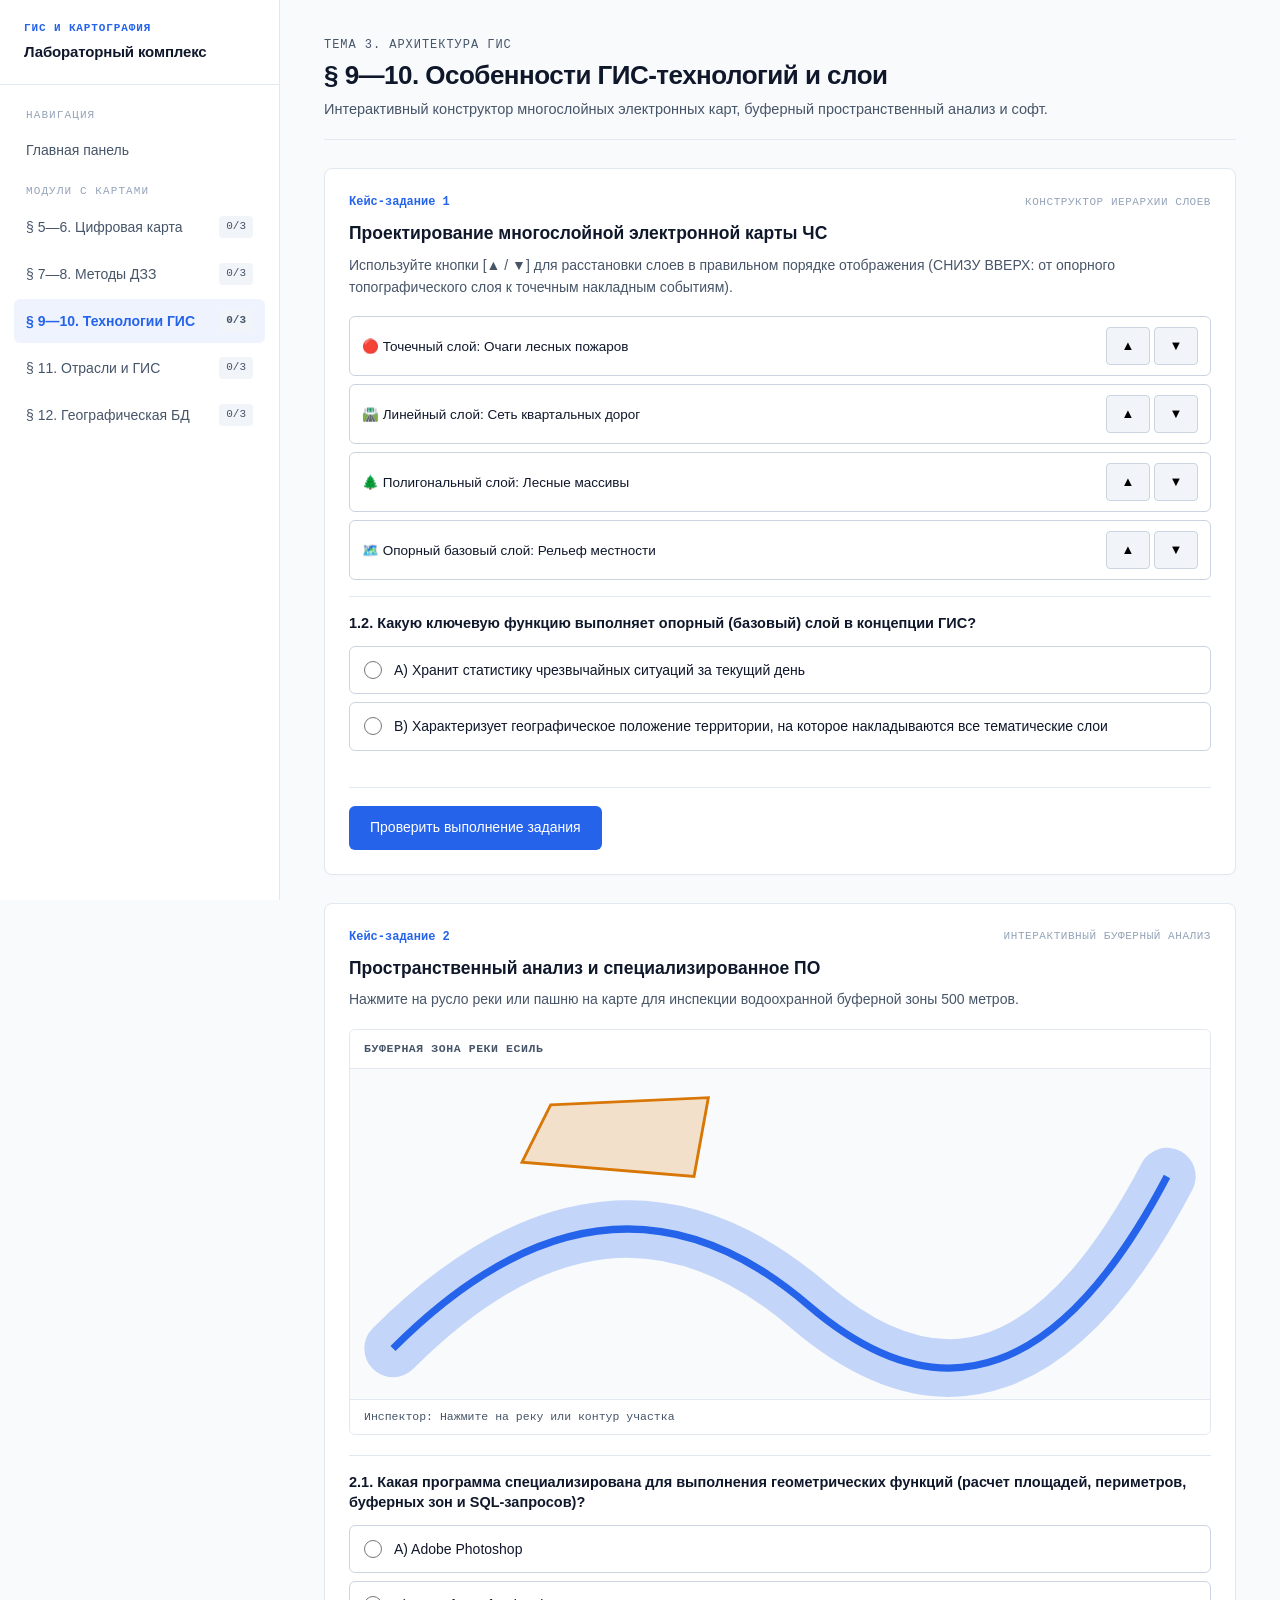
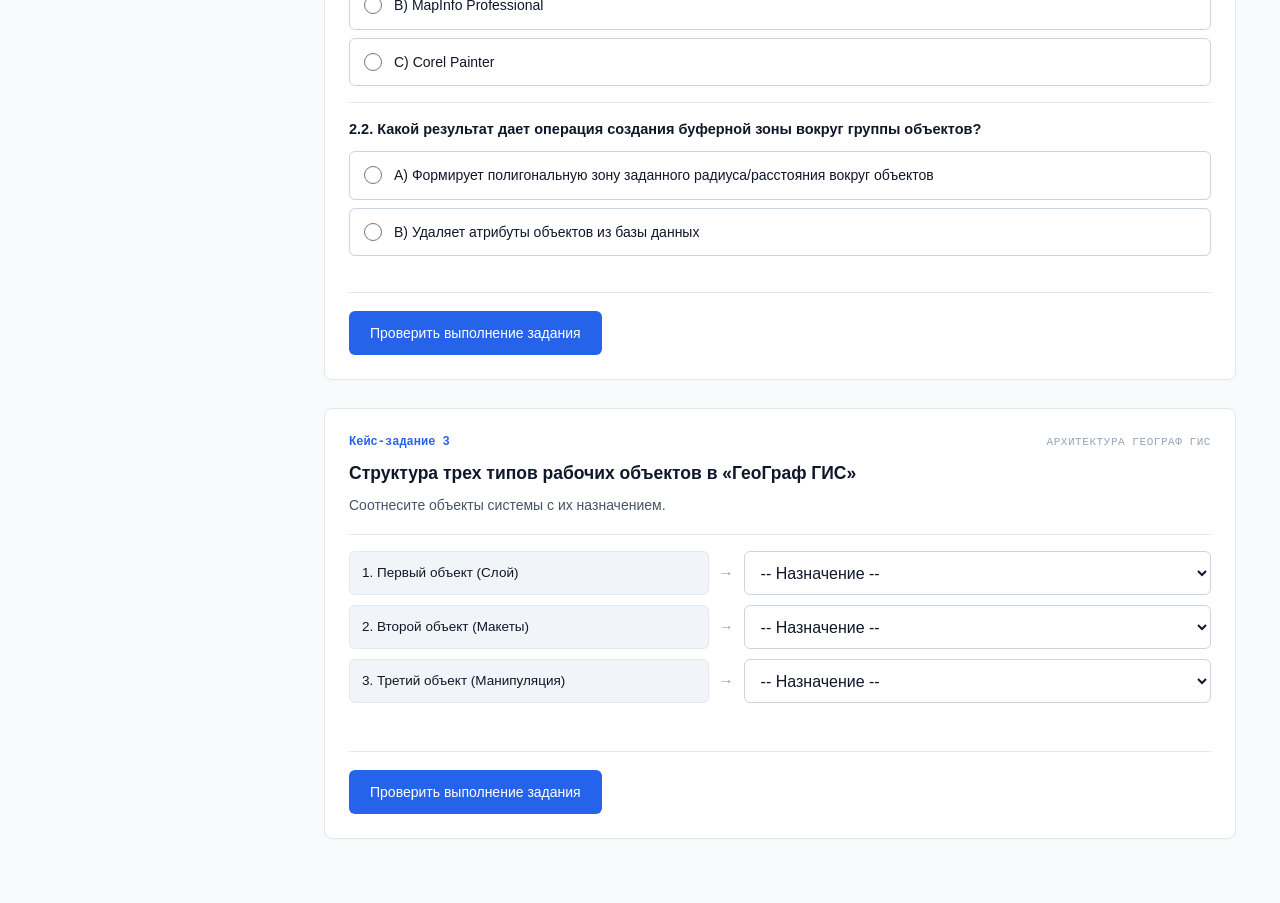
<file: p9-10.html>
<!DOCTYPE html>
<html lang="ru">
<head>
  <meta charset="UTF-8">
  <meta name="viewport" content="width=device-width, initial-scale=1.0, maximum-scale=5.0">
  <title>§ 9—10. Особенности геоинформационных методов и ГИС-технологий</title>
  <link rel="stylesheet" href="style.css">
</head>
<body>
  <header class="mobile-header">
    <button class="menu-toggle-btn" id="mobile_menu_toggle" aria-label="Меню">
      <svg width="20" height="20" viewBox="0 0 24 24" fill="none" stroke="currentColor" stroke-width="2"><line x1="3" y1="12" x2="21" y2="12"></line><line x1="3" y1="6" x2="21" y2="6"></line><line x1="3" y1="18" x2="21" y2="18"></line></svg>
    </button>
    <div class="mobile-header__title">§ 9—10. Технологии ГИС</div>
    <span class="status-pill done" id="mobile_header_progress">0/15</span>
  </header>

  <div class="sidebar-backdrop" id="sidebar_backdrop"></div>

  <div class="app-shell">
    <aside class="sidebar" id="app_sidebar">
      <div class="sidebar__brand">
        <div>
          <div class="brand-badge">ГИС и Картография</div>
          <div class="brand-title">Лабораторный комплекс</div>
        </div>
      </div>
      <nav class="sidebar__nav">
        <div class="nav-label">Навигация</div>
        <a href="index.html" class="nav-link"><span>Главная панель</span></a>
        <div class="nav-label">Модули с картами</div>
        <a href="p5-6.html" class="nav-link">
          <span>§ 5—6. Цифровая карта</span>
          <span class="status-pill" id="badge_p5-6">0/3</span>
        </a>
        <a href="p7-8.html" class="nav-link">
          <span>§ 7—8. Методы ДЗЗ</span>
          <span class="status-pill" id="badge_p7-8">0/3</span>
        </a>
        <a href="p9-10.html" class="nav-link active">
          <span>§ 9—10. Технологии ГИС</span>
          <span class="status-pill" id="badge_p9-10">0/3</span>
        </a>
        <a href="p11.html" class="nav-link">
          <span>§ 11. Отрасли и ГИС</span>
          <span class="status-pill" id="badge_p11">0/3</span>
        </a>
        <a href="p12.html" class="nav-link">
          <span>§ 12. Географическая БД</span>
          <span class="status-pill" id="badge_p12">0/3</span>
        </a>
      </nav>
    </aside>

    <main class="main-content">
      <header class="page-header">
        <div class="page-kicker">Тема 3. Архитектура ГИС</div>
        <h1 class="page-title">§ 9—10. Особенности ГИС-технологий и слои</h1>
        <p class="page-desc">Интерактивный конструктор многослойных электронных карт, буферный пространственный анализ и софт.</p>
      </header>

      <!-- TASK 1 -->
      <article class="task-card">
        <div class="task-card__meta">
          <span class="task-num">Кейс-задание 1</span>
          <span class="task-type">Конструктор иерархии слоев</span>
        </div>
        <h2 class="task-title">Проектирование многослойной электронной карты ЧС</h2>
        <p class="task-desc">Используйте кнопки [▲ / ▼] для расстановки слоев в правильном порядке отображения (СНИЗУ ВВЕРХ: от опорного топографического слоя к точечным накладным событиям).</p>

        <div class="layer-list" id="sorter_t_p9-10_1_q1">
          <div class="layer-item" data-layer-id="layer_fires">
            <span class="layer-item-title">🔴 Точечный слой: Очаги лесных пожаров</span>
            <div class="layer-controls">
              <button class="btn-icon" onclick="moveLayerItem(this, -1)">▲</button>
              <button class="btn-icon" onclick="moveLayerItem(this, 1)">▼</button>
            </div>
          </div>
          <div class="layer-item" data-layer-id="layer_roads">
            <span class="layer-item-title">🛣️ Линейный слой: Сеть квартальных дорог</span>
            <div class="layer-controls">
              <button class="btn-icon" onclick="moveLayerItem(this, -1)">▲</button>
              <button class="btn-icon" onclick="moveLayerItem(this, 1)">▼</button>
            </div>
          </div>
          <div class="layer-item" data-layer-id="layer_forest">
            <span class="layer-item-title">🌲 Полигональный слой: Лесные массивы</span>
            <div class="layer-controls">
              <button class="btn-icon" onclick="moveLayerItem(this, -1)">▲</button>
              <button class="btn-icon" onclick="moveLayerItem(this, 1)">▼</button>
            </div>
          </div>
          <div class="layer-item" data-layer-id="layer_base">
            <span class="layer-item-title">🗺️ Опорный базовый слой: Рельеф местности</span>
            <div class="layer-controls">
              <button class="btn-icon" onclick="moveLayerItem(this, -1)">▲</button>
              <button class="btn-icon" onclick="moveLayerItem(this, 1)">▼</button>
            </div>
          </div>
        </div>

        <div class="sub-question" style="margin-top: 16px;">
          <div class="sub-question__label">1.2. Какую ключевую функцию выполняет опорный (базовый) слой в концепции ГИС?</div>
          <div class="choice-group">
            <label class="choice-label"><input type="radio" name="t_p9-10_1_q2" value="A"><span>A) Хранит статистику чрезвычайных ситуаций за текущий день</span></label>
            <label class="choice-label"><input type="radio" name="t_p9-10_1_q2" value="B"><span>B) Характеризует географическое положение территории, на которое накладываются все тематические слои</span></label>
          </div>
        </div>

        <div class="task-actions">
          <button class="btn btn--primary" data-task-submit="t_p9-10_1">Проверить выполнение задания</button>
        </div>
        <div class="feedback-banner" id="feedback_t_p9-10_1"></div>
      </article>

      <!-- TASK 2 -->
      <article class="task-card">
        <div class="task-card__meta">
          <span class="task-num">Кейс-задание 2</span>
          <span class="task-type">Интерактивный буферный анализ</span>
        </div>
        <h2 class="task-title">Пространственный анализ и специализированное ПО</h2>
        <p class="task-desc">Нажмите на русло реки или пашню на карте для инспекции водоохранной буферной зоны 500 метров.</p>

        <div class="map-workspace">
          <div class="map-toolbar">
            <span class="map-toolbar__title">Буферная зона реки Есиль</span>
          </div>
          <div class="map-svg-container">
            <svg class="map-svg" viewBox="0 0 600 220">
              <path class="map-feature" d="M 30,190 Q 180,40 320,160 T 570,70" fill="none" stroke="#2563EB" stroke-width="5"
                    data-name="Река Есиль" data-geom="Гидрография" data-coords="L = 84.2 км" data-attrs="Ширина русла = 45м; Водоохранная полоса = 500м"/>
              <path d="M 30,190 Q 180,40 320,160 T 570,70" fill="none" stroke="rgba(37, 99, 235, 0.25)" stroke-width="40" stroke-linecap="round"/>
              <polygon class="map-feature" points="140,20 250,15 240,70 120,60" fill="rgba(217, 119, 6, 0.2)" stroke="#D97706" stroke-width="2"
                       data-name="Участок №108" data-geom="Полигон" data-coords="S = 4.2 га" data-attrs="Назначение: Пашня; Ограничение: попадает в 500м буфер"/>
            </svg>
          </div>
          <div class="map-status-bar">
            <span>Инспектор: <code class="map-coord-display">Нажмите на реку или контур участка</code></span>
          </div>
          <div class="map-inspector"></div>
        </div>

        <div class="sub-question">
          <div class="sub-question__label">2.1. Какая программа специализирована для выполнения геометрических функций (расчет площадей, периметров, буферных зон и SQL-запросов)?</div>
          <div class="choice-group">
            <label class="choice-label"><input type="radio" name="t_p9-10_2_q1" value="A"><span>A) Adobe Photoshop</span></label>
            <label class="choice-label"><input type="radio" name="t_p9-10_2_q1" value="B"><span>B) MapInfo Professional</span></label>
            <label class="choice-label"><input type="radio" name="t_p9-10_2_q1" value="C"><span>C) Corel Painter</span></label>
          </div>
        </div>

        <div class="sub-question">
          <div class="sub-question__label">2.2. Какой результат дает операция создания буферной зоны вокруг группы объектов?</div>
          <div class="choice-group">
            <label class="choice-label"><input type="radio" name="t_p9-10_2_q2" value="A"><span>A) Формирует полигональную зону заданного радиуса/расстояния вокруг объектов</span></label>
            <label class="choice-label"><input type="radio" name="t_p9-10_2_q2" value="B"><span>B) Удаляет атрибуты объектов из базы данных</span></label>
          </div>
        </div>

        <div class="task-actions">
          <button class="btn btn--primary" data-task-submit="t_p9-10_2">Проверить выполнение задания</button>
        </div>
        <div class="feedback-banner" id="feedback_t_p9-10_2"></div>
      </article>

      <!-- TASK 3 -->
      <article class="task-card">
        <div class="task-card__meta">
          <span class="task-num">Кейс-задание 3</span>
          <span class="task-type">Архитектура ГеоГраф ГИС</span>
        </div>
        <h2 class="task-title">Структура трех типов рабочих объектов в «ГеоГраф ГИС»</h2>
        <p class="task-desc">Соотнесите объекты системы с их назначением.</p>

        <div class="sub-question">
          <div class="match-grid">
            <div class="match-source">1. Первый объект (Слой)</div>
            <div class="match-arrow">→</div>
            <div>
              <select class="select-control" id="match_t_p9-10_3_q1_1">
                <option value="">-- Назначение --</option>
                <option value="A">Методы манипуляций: внедрение диаграмм, картограмм</option>
                <option value="B">Передает пространственные данные с таблицей атрибутов</option>
                <option value="C">Набор карт и макетов для точного отражения данных</option>
              </select>
            </div>
            <div class="match-source">2. Второй объект (Макеты)</div>
            <div class="match-arrow">→</div>
            <div>
              <select class="select-control" id="match_t_p9-10_3_q1_2">
                <option value="">-- Назначение --</option>
                <option value="A">Методы манипуляций: внедрение диаграмм, картограмм</option>
                <option value="B">Передает пространственные данные с таблицей атрибутов</option>
                <option value="C">Набор карт и макетов для точного отражения данных</option>
              </select>
            </div>
            <div class="match-source">3. Третий объект (Манипуляция)</div>
            <div class="match-arrow">→</div>
            <div>
              <select class="select-control" id="match_t_p9-10_3_q1_3">
                <option value="">-- Назначение --</option>
                <option value="A">Методы манипуляций: внедрение диаграмм, картограмм</option>
                <option value="B">Передает пространственные данные с таблицей атрибутов</option>
                <option value="C">Набор карт и макетов для точного отражения данных</option>
              </select>
            </div>
          </div>
        </div>

        <div class="task-actions">
          <button class="btn btn--primary" data-task-submit="t_p9-10_3">Проверить выполнение задания</button>
        </div>
        <div class="feedback-banner" id="feedback_t_p9-10_3"></div>
      </article>
    </main>
  </div>
  <script src="app.js"></script>
</body>
</html>
</file>
<file: style.css>
/* ==========================================================================
   DESIGN TOKENS & SAAS FOUNDATION (LIGHT THEME)
   ========================================================================== */
:root {
  --surface: #FFFFFF;
  --surface-subtle: #F8FAFC;
  --surface-sunken: #F1F5F9;
  --surface-hover: #F8FAFC;
  --surface-active: #E2E8F0;

  --ink: #0F172A;
  --ink-muted: #475569;
  --ink-subtle: #94A3B8;

  --hairline: #E2E8F0;
  --hairline-strong: #CBD5E1;

  --accent: #2563EB;
  --accent-hover: #1D4ED8;
  --accent-soft: rgba(37, 99, 235, 0.08);
  --accent-border: rgba(37, 99, 235, 0.25);

  --success: #059669;
  --success-soft: rgba(5, 150, 105, 0.08);
  --warning: #D97706;
  --error: #DC2626;
  --error-soft: rgba(220, 38, 38, 0.08);

  --font-sans: -apple-system, BlinkMacSystemFont, "Inter", "Segoe UI", Roboto, sans-serif;
  --font-mono: ui-monospace, "SF Mono", "JetBrains Mono", Menlo, Consolas, monospace;

  --r-sm: 4px;
  --r-md: 6px;
  --r-lg: 8px;

  --max-w: 1200px;
  --header-h: 56px;
}

*, *::before, *::after {
  box-sizing: border-box;
  margin: 0;
  padding: 0;
}

html {
  overflow-x: hidden;
}

body {
  font-family: var(--font-sans);
  font-size: 15px;
  line-height: 1.6;
  color: var(--ink);
  background-color: var(--surface-subtle);
  -webkit-font-smoothing: antialiased;
  overflow-x: hidden;
}

a { color: inherit; text-decoration: none; }
button, input, select { font: inherit; }

:focus-visible {
  outline: 2px solid var(--accent);
  outline-offset: 2px;
}

/* ==========================================================================
   APP SHELL & MOBILE DRAWER NAVIGATION
   ========================================================================== */
.app-shell {
  display: flex;
  min-height: 100vh;
  position: relative;
}

/* Desktop Sidebar */
.sidebar {
  width: 280px;
  background: var(--surface);
  border-right: 1px solid var(--hairline);
  display: flex;
  flex-direction: column;
  position: sticky;
  top: 0;
  height: 100vh;
  flex-shrink: 0;
  z-index: 50;
  transition: transform 240ms cubic-bezier(0.16, 1, 0.3, 1);
}

.sidebar__brand {
  padding: 20px 24px;
  border-bottom: 1px solid var(--hairline);
  display: flex;
  align-items: center;
  justify-content: space-between;
}

.brand-badge {
  font-family: var(--font-mono);
  font-size: 11px;
  letter-spacing: 0.08em;
  text-transform: uppercase;
  color: var(--accent);
  font-weight: 600;
  margin-bottom: 2px;
}

.brand-title {
  font-size: 15px;
  font-weight: 600;
  letter-spacing: -0.01em;
}

.sidebar__nav {
  padding: 14px;
  flex: 1;
  overflow-y: auto;
  -webkit-overflow-scrolling: touch;
}

.nav-label {
  font-family: var(--font-mono);
  font-size: 11px;
  text-transform: uppercase;
  letter-spacing: 0.1em;
  color: var(--ink-subtle);
  padding: 8px 12px 4px;
}

.nav-link {
  display: flex;
  align-items: center;
  justify-content: space-between;
  padding: 10px 12px;
  border-radius: var(--r-md);
  color: var(--ink-muted);
  font-size: 14px;
  font-weight: 500;
  transition: background 120ms ease, color 120ms ease;
  margin-bottom: 3px;
  min-height: 44px; /* Touch target standard */
}

.nav-link:hover {
  background: var(--surface-sunken);
  color: var(--ink);
}

.nav-link.active {
  background: var(--accent-soft);
  color: var(--accent);
  font-weight: 600;
}

.status-pill {
  font-family: var(--font-mono);
  font-size: 11px;
  padding: 2px 7px;
  border-radius: var(--r-sm);
  background: var(--surface-sunken);
  color: var(--ink-muted);
}

.status-pill.done {
  background: var(--success-soft);
  color: var(--success);
}

/* Mobile Header Bar */
.mobile-header {
  display: none;
  height: var(--header-h);
  background: var(--surface);
  border-bottom: 1px solid var(--hairline);
  padding: 0 16px;
  align-items: center;
  justify-content: space-between;
  position: sticky;
  top: 0;
  z-index: 40;
  width: 100%;
}

.mobile-header__title {
  font-size: 14.5px;
  font-weight: 600;
  white-space: nowrap;
  overflow: hidden;
  text-overflow: ellipsis;
}

.menu-toggle-btn {
  display: inline-flex;
  align-items: center;
  justify-content: center;
  width: 40px;
  height: 40px;
  border-radius: var(--r-md);
  border: 1px solid var(--hairline-strong);
  background: var(--surface);
  color: var(--ink);
  cursor: pointer;
  padding: 8px;
}

.sidebar-backdrop {
  display: none;
  position: fixed;
  inset: 0;
  background: rgba(15, 23, 42, 0.4);
  backdrop-filter: blur(2px);
  z-index: 45;
}

.sidebar-backdrop.show {
  display: block;
}

/* ==========================================================================
   MAIN CONTENT & RESPONSIVE CONTAINER
   ========================================================================== */
.main-content {
  flex: 1;
  max-width: var(--max-w);
  padding: 36px 44px;
  overflow-y: auto;
  min-width: 0;
}

.page-header {
  margin-bottom: 28px;
  padding-bottom: 18px;
  border-bottom: 1px solid var(--hairline);
}

.page-kicker {
  font-family: var(--font-mono);
  font-size: 12px;
  text-transform: uppercase;
  letter-spacing: 0.08em;
  color: var(--ink-muted);
  margin-bottom: 4px;
}

.page-title {
  font-size: 26px;
  font-weight: 600;
  letter-spacing: -0.02em;
  line-height: 1.25;
}

.page-desc {
  color: var(--ink-muted);
  margin-top: 6px;
  font-size: 14.5px;
}

/* ==========================================================================
   TASK CARDS
   ========================================================================== */
.task-card {
  background: var(--surface);
  border: 1px solid var(--hairline);
  border-radius: var(--r-lg);
  padding: 24px;
  margin-bottom: 28px;
  box-shadow: 0 1px 3px rgba(0, 0, 0, 0.02);
}

.task-card__meta {
  display: flex;
  align-items: center;
  justify-content: space-between;
  margin-bottom: 10px;
  flex-wrap: wrap;
  gap: 8px;
}

.task-num {
  font-family: var(--font-mono);
  font-size: 12px;
  font-weight: 600;
  color: var(--accent);
}

.task-type {
  font-family: var(--font-mono);
  font-size: 11px;
  color: var(--ink-subtle);
  text-transform: uppercase;
  letter-spacing: 0.05em;
}

.task-title {
  font-size: 17.5px;
  font-weight: 600;
  margin-bottom: 8px;
  line-height: 1.35;
}

.task-desc {
  color: var(--ink-muted);
  font-size: 14px;
  margin-bottom: 18px;
}

/* ==========================================================================
   RESPONSIVE INTERACTIVE MAP VIEWPORT
   ========================================================================== */
.map-workspace {
  background: #F8FAFC;
  border: 1px solid var(--hairline);
  border-radius: var(--r-md);
  margin-bottom: 20px;
  overflow: hidden;
}

.map-toolbar {
  display: flex;
  align-items: center;
  justify-content: space-between;
  padding: 10px 14px;
  background: var(--surface);
  border-bottom: 1px solid var(--hairline);
  font-size: 13px;
  flex-wrap: wrap;
  gap: 8px;
}

.map-toolbar__title {
  font-family: var(--font-mono);
  font-size: 11.5px;
  font-weight: 600;
  text-transform: uppercase;
  letter-spacing: 0.05em;
  color: var(--ink-muted);
}

.map-toolbar__actions {
  display: flex;
  gap: 6px;
}

.map-svg-container {
  width: 100%;
  position: relative;
  background: #F8FAFC;
}

.map-svg {
  width: 100%;
  height: auto;
  aspect-ratio: 600 / 230;
  display: block;
  user-select: none;
  touch-action: pan-y;
}

.map-feature {
  cursor: pointer;
  -webkit-tap-highlight-color: transparent;
  transition: opacity 120ms ease;
}

.map-feature:hover, .map-feature:active {
  opacity: 0.8;
}

.map-feature.active {
  stroke: var(--accent) !important;
  stroke-width: 3px !important;
}

.map-status-bar {
  display: flex;
  align-items: center;
  justify-content: space-between;
  padding: 8px 14px;
  background: var(--surface);
  border-top: 1px solid var(--hairline);
  font-family: var(--font-mono);
  font-size: 11.5px;
  color: var(--ink-muted);
  flex-wrap: wrap;
  gap: 6px;
}

.map-inspector {
  padding: 12px 14px;
  background: var(--surface-sunken);
  border-top: 1px solid var(--hairline);
  font-size: 13px;
  display: none;
  line-height: 1.5;
}

.map-inspector.show {
  display: block;
}

/* ==========================================================================
   SUB-QUESTIONS & FORM CONTROLS (IOS SAFE & TOUCH COMPLIANT)
   ========================================================================== */
.sub-question {
  padding: 16px 0;
  border-top: 1px solid var(--hairline);
}

.sub-question:first-of-type {
  border-top: none;
}

.sub-question__label {
  font-size: 14.5px;
  font-weight: 600;
  margin-bottom: 12px;
  color: var(--ink);
  line-height: 1.4;
}

.choice-group {
  display: flex;
  flex-direction: column;
  gap: 8px;
}

.choice-label {
  display: flex;
  align-items: flex-start;
  gap: 12px;
  padding: 12px 14px;
  background: var(--surface);
  border: 1px solid var(--hairline-strong);
  border-radius: var(--r-md);
  cursor: pointer;
  font-size: 14px;
  min-height: 48px; /* 48px touch friendly */
  transition: border-color 100ms ease, background 100ms ease;
  -webkit-tap-highlight-color: transparent;
}

.choice-label:active {
  background: var(--surface-sunken);
}

.choice-label input[type="radio"],
.choice-label input[type="checkbox"] {
  width: 18px;
  height: 18px;
  margin-top: 2px;
  flex-shrink: 0;
  accent-color: var(--accent);
}

.match-grid {
  display: grid;
  grid-template-columns: 1fr auto 1.3fr;
  gap: 10px;
  align-items: center;
  margin-bottom: 12px;
}

.match-source {
  padding: 10px 12px;
  background: var(--surface-sunken);
  border: 1px solid var(--hairline);
  border-radius: var(--r-md);
  font-size: 13.5px;
  font-weight: 500;
}

.match-arrow {
  color: var(--ink-subtle);
  font-weight: bold;
}

/* 16px font to stop iOS auto-zoom */
.select-control {
  height: 44px;
  padding: 0 12px;
  border: 1px solid var(--hairline-strong);
  border-radius: var(--r-md);
  background: var(--surface);
  color: var(--ink);
  font-size: 16px;
  width: 100%;
}

.input-control {
  height: 44px;
  padding: 0 14px;
  border: 1px solid var(--hairline-strong);
  border-radius: var(--r-md);
  background: var(--surface);
  color: var(--ink);
  font-size: 16px;
  width: 100%;
  max-width: 340px;
}

/* ==========================================================================
   TOUCH-OPTIMIZED LAYER SORTER LIST
   ========================================================================== */
.layer-list {
  display: flex;
  flex-direction: column;
  gap: 8px;
}

.layer-item {
  display: flex;
  align-items: center;
  justify-content: space-between;
  padding: 10px 12px;
  background: var(--surface);
  border: 1px solid var(--hairline-strong);
  border-radius: var(--r-md);
  font-size: 13.5px;
  gap: 10px;
}

.layer-item-title {
  flex: 1;
  word-break: break-word;
}

.layer-controls {
  display: flex;
  gap: 4px;
  flex-shrink: 0;
}

.btn-icon {
  min-width: 44px;
  height: 38px;
  border: 1px solid var(--hairline-strong);
  background: var(--surface-sunken);
  border-radius: var(--r-sm);
  cursor: pointer;
  font-size: 13px;
  font-weight: 600;
  display: inline-flex;
  align-items: center;
  justify-content: center;
  touch-action: manipulation;
}

.btn-icon:active {
  background: var(--surface-active);
}

/* ==========================================================================
   BUTTONS & ACTION BARS
   ========================================================================== */
.task-actions {
  margin-top: 20px;
  padding-top: 18px;
  border-top: 1px solid var(--hairline);
  display: flex;
  align-items: center;
  gap: 12px;
}

.btn {
  display: inline-flex;
  align-items: center;
  justify-content: center;
  min-height: 44px;
  padding: 0 20px;
  border-radius: var(--r-md);
  font-size: 14px;
  font-weight: 500;
  cursor: pointer;
  transition: background 100ms ease, border-color 100ms ease;
  border: 1px solid transparent;
  touch-action: manipulation;
  width: auto;
}

.btn--primary {
  background: var(--accent);
  color: #FFFFFF;
}

.btn--primary:hover { background: var(--accent-hover); }
.btn--primary:active { background: #1E40AF; }

.btn--secondary {
  background: var(--surface);
  border-color: var(--hairline-strong);
  color: var(--ink);
}

.feedback-banner {
  margin-top: 14px;
  padding: 12px 14px;
  border-radius: var(--r-md);
  font-size: 13.5px;
  display: none;
  line-height: 1.5;
}

.feedback-banner.show { display: block; }

.feedback-banner.correct {
  background: var(--success-soft);
  color: var(--success);
  border: 1px solid rgba(5, 150, 105, 0.25);
}

.feedback-banner.incorrect {
  background: var(--error-soft);
  color: var(--error);
  border: 1px solid rgba(220, 38, 38, 0.25);
}

/* Stats dashboard */
.stat-grid {
  display: grid;
  grid-template-columns: repeat(auto-fit, minmax(200px, 1fr));
  gap: 14px;
  margin-bottom: 28px;
}

.stat-card {
  background: var(--surface);
  border: 1px solid var(--hairline);
  border-radius: var(--r-md);
  padding: 16px 18px;
}

.stat-card__label {
  font-family: var(--font-mono);
  font-size: 11px;
  text-transform: uppercase;
  letter-spacing: 0.08em;
  color: var(--ink-muted);
}

.stat-card__val {
  font-size: 24px;
  font-weight: 600;
  margin-top: 4px;
  font-family: var(--font-mono);
  font-feature-settings: 'tnum' 1;
}

/* ==========================================================================
   MOBILE BREAKPOINTS (375px — 768px — 860px)
   ========================================================================== */
@media (max-width: 860px) {
  .app-shell {
    flex-direction: column;
  }

  .mobile-header {
    display: flex;
  }

  /* Off-canvas mobile drawer */
  .sidebar {
    position: fixed;
    top: 0;
    left: 0;
    bottom: 0;
    width: 290px;
    max-width: 85vw;
    height: 100vh;
    transform: translateX(-100%);
    box-shadow: 0 10px 25px rgba(0, 0, 0, 0.15);
  }

  .sidebar.open {
    transform: translateX(0);
  }

  .main-content {
    padding: 20px 16px;
    width: 100%;
  }

  .page-title {
    font-size: 22px;
  }

  .task-card {
    padding: 18px 14px;
  }

  .match-grid {
    grid-template-columns: 1fr;
    gap: 8px;
  }

  .match-arrow {
    display: none;
  }

  .task-actions .btn {
    width: 100%;
  }

  .map-svg {
    aspect-ratio: 600 / 280;
  }

  .stat-grid {
    grid-template-columns: 1fr;
  }
}

@media (max-width: 480px) {
  .page-title {
    font-size: 20px;
  }
  .task-title {
    font-size: 16px;
  }
  .map-toolbar {
    flex-direction: column;
    align-items: flex-start;
  }
  .map-toolbar__actions {
    width: 100%;
    justify-content: space-between;
  }
}
</file>
